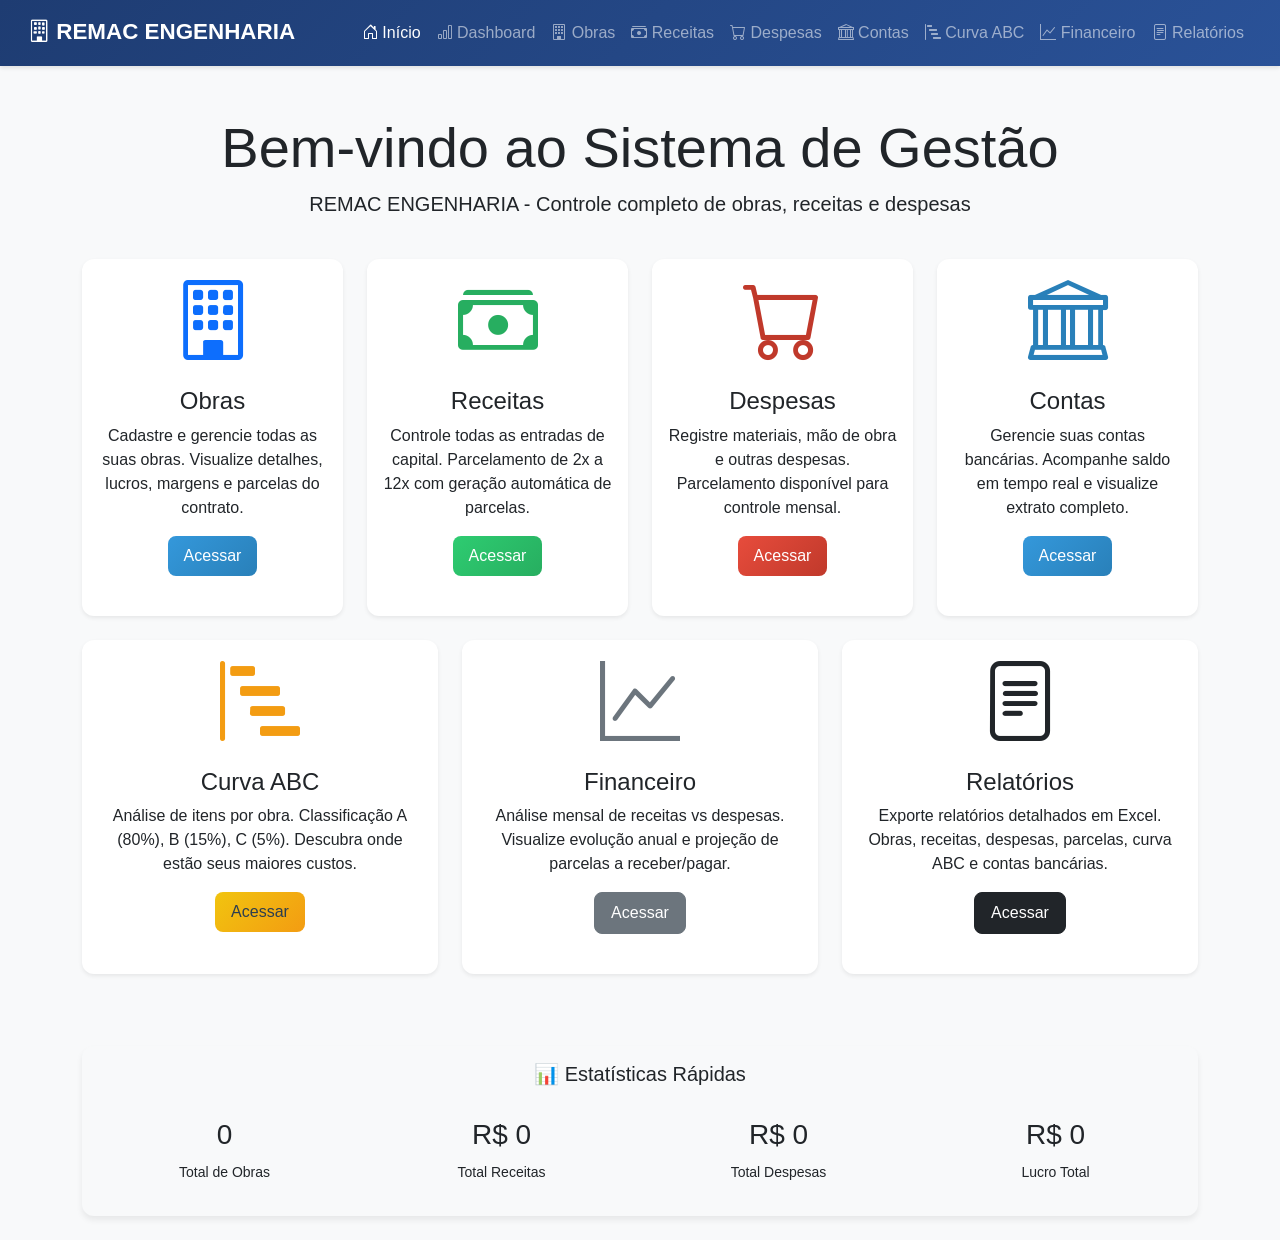
<file: Sistema_Remac_Engenharia/frontend/index.html>
<!DOCTYPE html>
<html lang="pt-BR">
<head>
    <meta charset="UTF-8">
    <meta name="viewport" content="width=device-width, initial-scale=1.0">
    <title>REMAC ENGENHARIA - Sistema de Gestão</title>
    <link href="https://cdn.jsdelivr.net/npm/bootstrap@5.1.3/dist/css/bootstrap.min.css" rel="stylesheet">
    <link rel="stylesheet" href="https://cdn.jsdelivr.net/npm/bootstrap-icons@1.8.1/font/bootstrap-icons.css">
    <link href="css/style.css" rel="stylesheet">
</head>
<body>
    <nav class="navbar navbar-expand-lg navbar-dark">
        <div class="container-fluid">
            <span class="navbar-brand mb-0 h1">
                <i class="bi bi-building"></i> REMAC ENGENHARIA
            </span>
            <button class="navbar-toggler" type="button" data-bs-toggle="collapse" data-bs-target="#navbarNav">
                <span class="navbar-toggler-icon"></span>
            </button>
            <div class="collapse navbar-collapse" id="navbarNav">
                <ul class="navbar-nav ms-auto">
                    <li class="nav-item">
                        <a class="nav-link active" href="index.html"><i class="bi bi-house-door"></i> Início</a>
                    </li>
                    <li class="nav-item">
                        <a class="nav-link" href="dashboard.html"><i class="bi bi-bar-chart"></i> Dashboard</a>
                    </li>
                    <li class="nav-item">
                        <a class="nav-link" href="obras.html"><i class="bi bi-building"></i> Obras</a>
                    </li>
                    <li class="nav-item">
                        <a class="nav-link" href="receitas.html"><i class="bi bi-cash-stack"></i> Receitas</a>
                    </li>
                    <li class="nav-item">
                        <a class="nav-link" href="despesas.html"><i class="bi bi-cart"></i> Despesas</a>
                    </li>
                    <li class="nav-item">
                        <a class="nav-link" href="contas.html"><i class="bi bi-bank"></i> Contas</a>
                    </li>
                    <li class="nav-item">
                        <a class="nav-link" href="abc.html"><i class="bi bi-bar-chart-steps"></i> Curva ABC</a>
                    </li>
                    <li class="nav-item">
                        <a class="nav-link" href="financeiro.html"><i class="bi bi-graph-up"></i> Financeiro</a>
                    </li>
                    <li class="nav-item">
                        <a class="nav-link" href="relatorios.html"><i class="bi bi-file-text"></i> Relatórios</a>
                    </li>
                </ul>
            </div>
        </div>
    </nav>

    <div class="container mt-5">
        <!-- Cabeçalho -->
        <div class="row mb-4 fade-in">
            <div class="col-12 text-center">
                <h1 class="display-4">Bem-vindo ao Sistema de Gestão</h1>
                <p class="lead">REMAC ENGENHARIA - Controle completo de obras, receitas e despesas</p>
            </div>
        </div>

        <!-- Cards de Acesso Rápido -->
        <div class="row fade-in">
            <div class="col-md-3 mb-4">
                <div class="card h-100 shadow-sm">
                    <div class="card-body text-center">
                        <i class="bi bi-building display-1 text-primary"></i>
                        <h4 class="card-title mt-3">Obras</h4>
                        <p class="card-text">Cadastre e gerencie todas as suas obras. Visualize detalhes, lucros, margens e parcelas do contrato.</p>
                        <a href="obras.html" class="btn btn-primary">Acessar</a>
                    </div>
                </div>
            </div>

            <div class="col-md-3 mb-4">
                <div class="card h-100 shadow-sm">
                    <div class="card-body text-center">
                        <i class="bi bi-cash-stack display-1 text-success"></i>
                        <h4 class="card-title mt-3">Receitas</h4>
                        <p class="card-text">Controle todas as entradas de capital. Parcelamento de 2x a 12x com geração automática de parcelas.</p>
                        <a href="receitas.html" class="btn btn-success">Acessar</a>
                    </div>
                </div>
            </div>

            <div class="col-md-3 mb-4">
                <div class="card h-100 shadow-sm">
                    <div class="card-body text-center">
                        <i class="bi bi-cart display-1 text-danger"></i>
                        <h4 class="card-title mt-3">Despesas</h4>
                        <p class="card-text">Registre materiais, mão de obra e outras despesas. Parcelamento disponível para controle mensal.</p>
                        <a href="despesas.html" class="btn btn-danger">Acessar</a>
                    </div>
                </div>
            </div>

            <div class="col-md-3 mb-4">
                <div class="card h-100 shadow-sm">
                    <div class="card-body text-center">
                        <i class="bi bi-bank display-1 text-info"></i>
                        <h4 class="card-title mt-3">Contas</h4>
                        <p class="card-text">Gerencie suas contas bancárias. Acompanhe saldo em tempo real e visualize extrato completo.</p>
                        <a href="contas.html" class="btn btn-info text-white">Acessar</a>
                    </div>
                </div>
            </div>
        </div>

        <div class="row fade-in">
            <div class="col-md-4 mb-4">
                <div class="card h-100 shadow-sm">
                    <div class="card-body text-center">
                        <i class="bi bi-bar-chart-steps display-1 text-warning"></i>
                        <h4 class="card-title mt-3">Curva ABC</h4>
                        <p class="card-text">Análise de itens por obra. Classificação A (80%), B (15%), C (5%). Descubra onde estão seus maiores custos.</p>
                        <a href="abc.html" class="btn btn-warning">Acessar</a>
                    </div>
                </div>
            </div>

            <div class="col-md-4 mb-4">
                <div class="card h-100 shadow-sm">
                    <div class="card-body text-center">
                        <i class="bi bi-graph-up display-1 text-secondary"></i>
                        <h4 class="card-title mt-3">Financeiro</h4>
                        <p class="card-text">Análise mensal de receitas vs despesas. Visualize evolução anual e projeção de parcelas a receber/pagar.</p>
                        <a href="financeiro.html" class="btn btn-secondary">Acessar</a>
                    </div>
                </div>
            </div>

            <div class="col-md-4 mb-4">
                <div class="card h-100 shadow-sm">
                    <div class="card-body text-center">
                        <i class="bi bi-file-text display-1 text-dark"></i>
                        <h4 class="card-title mt-3">Relatórios</h4>
                        <p class="card-text">Exporte relatórios detalhados em Excel. Obras, receitas, despesas, parcelas, curva ABC e contas bancárias.</p>
                        <a href="relatorios.html" class="btn btn-dark">Acessar</a>
                    </div>
                </div>
            </div>
        </div>

        <!-- Rodapé com estatísticas rápidas -->
        <div class="row mt-5 fade-in">
            <div class="col-12">
                <div class="card bg-light">
                    <div class="card-body">
                        <h5 class="card-title text-center">📊 Estatísticas Rápidas</h5>
                        <div class="row text-center mt-3">
                            <div class="col-md-3">
                                <div class="p-3">
                                    <h3 id="totalObras">0</h3>
                                    <small>Total de Obras</small>
                                </div>
                            </div>
                            <div class="col-md-3">
                                <div class="p-3">
                                    <h3 id="totalReceitas">R$ 0</h3>
                                    <small>Total Receitas</small>
                                </div>
                            </div>
                            <div class="col-md-3">
                                <div class="p-3">
                                    <h3 id="totalDespesas">R$ 0</h3>
                                    <small>Total Despesas</small>
                                </div>
                            </div>
                            <div class="col-md-3">
                                <div class="p-3">
                                    <h3 id="lucroTotal">R$ 0</h3>
                                    <small>Lucro Total</small>
                                </div>
                            </div>
                        </div>
                    </div>
                </div>
            </div>
        </div>
    </div>

    <script src="https://cdn.jsdelivr.net/npm/bootstrap@5.1.3/dist/js/bootstrap.bundle.min.js"></script>
    <script src="js/api.js"></script>
    <script src="js/parcelas.js"></script>
    <script>
        document.addEventListener('DOMContentLoaded', async function() {
            try {
                const obras = await api.get('/obras');
                document.getElementById('totalObras').textContent = obras.length;
                
                let totalReceitas = 0, totalDespesas = 0;
                obras.forEach(obra => {
                    totalReceitas += obra.total_receitas || 0;
                    totalDespesas += obra.total_despesas || 0;
                });
                
                const lucroTotal = totalReceitas - totalDespesas;
                
                document.getElementById('totalReceitas').textContent = 'R$ ' + formatarMoeda(totalReceitas);
                document.getElementById('totalDespesas').textContent = 'R$ ' + formatarMoeda(totalDespesas);
                document.getElementById('lucroTotal').textContent = 'R$ ' + formatarMoeda(lucroTotal);
            } catch (error) {
                console.error('Erro ao carregar estatísticas:', error);
            }
        });
    </script>
</body>
</html>
</file>
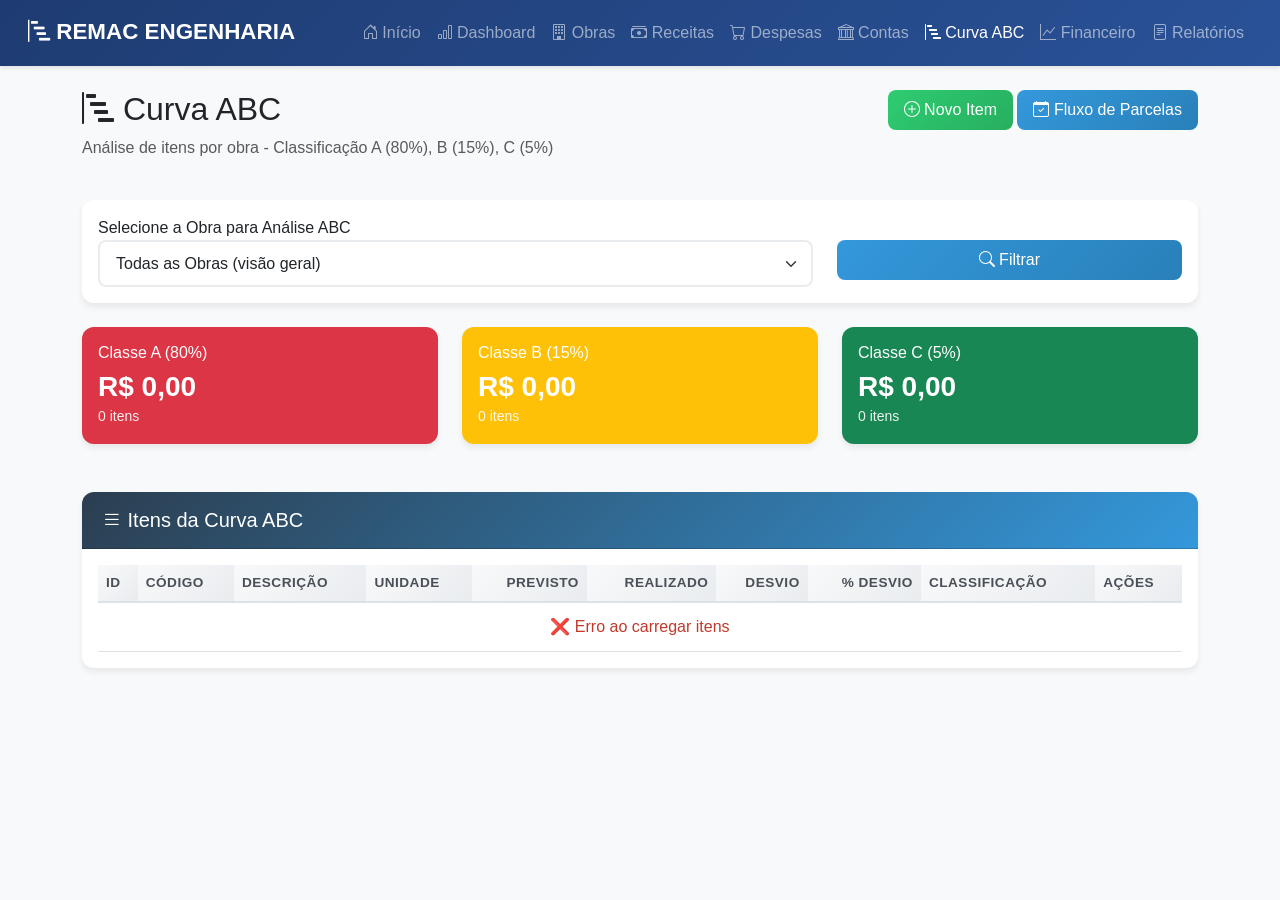
<file: Sistema_Remac_Engenharia/frontend/abc.html>
<!DOCTYPE html>
<html lang="pt-BR">
<head>
    <meta charset="UTF-8">
    <meta name="viewport" content="width=device-width, initial-scale=1.0">
    <title>Curva ABC - Análise de Itens</title>
    <link href="https://cdn.jsdelivr.net/npm/bootstrap@5.1.3/dist/css/bootstrap.min.css" rel="stylesheet">
    <link rel="stylesheet" href="https://cdn.jsdelivr.net/npm/bootstrap-icons@1.8.1/font/bootstrap-icons.css">
    <link href="css/style.css" rel="stylesheet">
</head>
<body>
    <nav class="navbar navbar-expand-lg navbar-dark">
        <div class="container-fluid">
            <span class="navbar-brand mb-0 h1">
                <i class="bi bi-bar-chart-steps"></i> REMAC ENGENHARIA
            </span>
            <button class="navbar-toggler" type="button" data-bs-toggle="collapse" data-bs-target="#navbarNav">
                <span class="navbar-toggler-icon"></span>
            </button>
            <div class="collapse navbar-collapse" id="navbarNav">
                <ul class="navbar-nav ms-auto">
                    <li class="nav-item">
                        <a class="nav-link" href="index.html"><i class="bi bi-house-door"></i> Início</a>
                    </li>
                    <li class="nav-item">
                        <a class="nav-link" href="dashboard.html"><i class="bi bi-bar-chart"></i> Dashboard</a>
                    </li>
                    <li class="nav-item">
                        <a class="nav-link" href="obras.html"><i class="bi bi-building"></i> Obras</a>
                    </li>
                    <li class="nav-item">
                        <a class="nav-link" href="receitas.html"><i class="bi bi-cash-stack"></i> Receitas</a>
                    </li>
                    <li class="nav-item">
                        <a class="nav-link" href="despesas.html"><i class="bi bi-cart"></i> Despesas</a>
                    </li>
                    <li class="nav-item">
                        <a class="nav-link" href="contas.html"><i class="bi bi-bank"></i> Contas</a>
                    </li>
                    <li class="nav-item">
                        <a class="nav-link active" href="abc.html"><i class="bi bi-bar-chart-steps"></i> Curva ABC</a>
                    </li>
                    <li class="nav-item">
                        <a class="nav-link" href="financeiro.html"><i class="bi bi-graph-up"></i> Financeiro</a>
                    </li>
                    <li class="nav-item">
                        <a class="nav-link" href="relatorios.html"><i class="bi bi-file-text"></i> Relatórios</a>
                    </li>
                </ul>
            </div>
        </div>
    </nav>

    <div class="container mt-4">
        <!-- Cabeçalho -->
        <div class="row mb-4">
            <div class="col">
                <h2><i class="bi bi-bar-chart-steps"></i> Curva ABC</h2>
                <p class="text-muted">Análise de itens por obra - Classificação A (80%), B (15%), C (5%)</p>
            </div>
            <div class="col text-end">
                <button class="btn btn-success" onclick="abrirModalNovoItem()">
                    <i class="bi bi-plus-circle"></i> Novo Item
                </button>
                <button class="btn btn-info" onclick="verFluxoParcelas()">
                    <i class="bi bi-calendar-check"></i> Fluxo de Parcelas
                </button>
            </div>
        </div>

        <!-- Filtro por Obra -->
        <div class="card mb-4">
            <div class="card-body">
                <div class="row">
                    <div class="col-md-8">
                        <label>Selecione a Obra para Análise ABC</label>
                        <select class="form-select" id="filtroObra" onchange="carregarItensABC()">
                            <option value="">Todas as Obras (visão geral)</option>
                        </select>
                    </div>
                    <div class="col-md-4">
                        <label>&nbsp;</label>
                        <button class="btn btn-primary w-100" onclick="carregarItensABC()">
                            <i class="bi bi-search"></i> Filtrar
                        </button>
                    </div>
                </div>
            </div>
        </div>

        <!-- Cards de Resumo da Curva ABC -->
        <div class="row mb-4">
            <div class="col-md-4">
                <div class="card bg-danger text-white">
                    <div class="card-body">
                        <h6>Classe A (80%)</h6>
                        <h3 id="totalClasseA">R$ 0,00</h3>
                        <small id="qtdClasseA">0 itens</small>
                    </div>
                </div>
            </div>
            <div class="col-md-4">
                <div class="card bg-warning text-white">
                    <div class="card-body">
                        <h6>Classe B (15%)</h6>
                        <h3 id="totalClasseB">R$ 0,00</h3>
                        <small id="qtdClasseB">0 itens</small>
                    </div>
                </div>
            </div>
            <div class="col-md-4">
                <div class="card bg-success text-white">
                    <div class="card-body">
                        <h6>Classe C (5%)</h6>
                        <h3 id="totalClasseC">R$ 0,00</h3>
                        <small id="qtdClasseC">0 itens</small>
                    </div>
                </div>
            </div>
        </div>

        <!-- Lista de Itens ABC -->
        <div class="card">
            <div class="card-header bg-dark text-white">
                <h5 class="mb-0"><i class="bi bi-list"></i> Itens da Curva ABC</h5>
            </div>
            <div class="card-body">
                <div class="table-responsive">
                    <table class="table table-hover">
                        <thead>
                            <tr>
                                <th>ID</th>
                                <th>Código</th>
                                <th>Descrição</th>
                                <th>Unidade</th>
                                <th class="text-end">Previsto</th>
                                <th class="text-end">Realizado</th>
                                <th class="text-end">Desvio</th>
                                <th class="text-end">% Desvio</th>
                                <th>Classificação</th>
                                <th>Ações</th>
                            </tr>
                        </thead>
                        <tbody id="listaItensABC">
                            <tr><td colspan="10" class="text-center">Carregando...</td></tr>
                        </tbody>
                    </table>
                </div>
            </div>
        </div>
    </div>

    <!-- Modal Novo Item ABC -->
    <div class="modal fade" id="modalNovoItemABC" tabindex="-1">
        <div class="modal-dialog">
            <div class="modal-content">
                <div class="modal-header bg-success text-white">
                    <h5 class="modal-title"><i class="bi bi-plus-circle"></i> Novo Item ABC</h5>
                    <button type="button" class="btn-close" data-bs-dismiss="modal"></button>
                </div>
                <div class="modal-body">
                    <form id="formNovoItemABC">
                        <div class="mb-3">
                            <label class="form-label">Obra *</label>
                            <select class="form-select" id="item_obra_id" required>
                                <option value="">Selecione...</option>
                            </select>
                        </div>
                        
                        <div class="mb-3">
                            <label class="form-label">Código do Item *</label>
                            <input type="text" class="form-control" id="item_codigo" placeholder="Ex: 2.1.5" required>
                        </div>
                        
                        <div class="mb-3">
                            <label class="form-label">Descrição *</label>
                            <input type="text" class="form-control" id="item_descricao" required>
                        </div>
                        
                        <div class="mb-3">
                            <label class="form-label">Unidade</label>
                            <select class="form-select" id="item_unidade">
                                <option value="UN">UN</option>
                                <option value="KG">KG</option>
                                <option value="M">M</option>
                                <option value="M2">M²</option>
                                <option value="M3">M³</option>
                                <option value="SC">SC</option>
                                <option value="PC">PC</option>
                                <option value="HR">Hora</option>
                                <option value="DI">Dia</option>
                                <option value="MES">Mês</option>
                            </select>
                        </div>
                        
                        <div class="row">
                            <div class="col-md-6 mb-3">
                                <label class="form-label">Quantidade Prevista</label>
                                <input type="number" class="form-control" id="item_quantidade" step="0.01" value="1">
                            </div>
                            <div class="col-md-6 mb-3">
                                <label class="form-label">Valor Unitário (R$)</label>
                                <input type="number" class="form-control" id="item_valor_unitario" step="0.01" value="0">
                            </div>
                        </div>
                        
                        <div class="alert alert-info">
                            <strong>Total Previsto:</strong> R$ <span id="previewTotal">0,00</span>
                        </div>
                    </form>
                </div>
                <div class="modal-footer">
                    <button type="button" class="btn btn-secondary" data-bs-dismiss="modal">Cancelar</button>
                    <button type="button" class="btn btn-success" onclick="salvarNovoItemABC()">
                        <i class="bi bi-check-lg"></i> Salvar
                    </button>
                </div>
            </div>
        </div>
    </div>

    <!-- Modal Editar Item ABC -->
    <div class="modal fade" id="modalEditarItemABC" tabindex="-1">
        <div class="modal-dialog">
            <div class="modal-content">
                <div class="modal-header bg-primary text-white">
                    <h5 class="modal-title"><i class="bi bi-pencil"></i> Editar Item ABC</h5>
                    <button type="button" class="btn-close" data-bs-dismiss="modal"></button>
                </div>
                <div class="modal-body">
                    <form id="formEditarItemABC">
                        <input type="hidden" id="edit_item_id">
                        
                        <div class="mb-3">
                            <label class="form-label">Obra *</label>
                            <select class="form-select" id="edit_item_obra_id" required>
                                <option value="">Selecione...</option>
                            </select>
                        </div>
                        
                        <div class="mb-3">
                            <label class="form-label">Código do Item *</label>
                            <input type="text" class="form-control" id="edit_item_codigo" required>
                        </div>
                        
                        <div class="mb-3">
                            <label class="form-label">Descrição *</label>
                            <input type="text" class="form-control" id="edit_item_descricao" required>
                        </div>
                        
                        <div class="mb-3">
                            <label class="form-label">Unidade</label>
                            <select class="form-select" id="edit_item_unidade">
                                <option value="UN">UN</option>
                                <option value="KG">KG</option>
                                <option value="M">M</option>
                                <option value="M2">M²</option>
                                <option value="M3">M³</option>
                                <option value="SC">SC</option>
                                <option value="PC">PC</option>
                                <option value="HR">Hora</option>
                                <option value="DI">Dia</option>
                                <option value="MES">Mês</option>
                            </select>
                        </div>
                        
                        <div class="row">
                            <div class="col-md-6 mb-3">
                                <label class="form-label">Quantidade Prevista</label>
                                <input type="number" class="form-control" id="edit_item_quantidade" step="0.01">
                            </div>
                            <div class="col-md-6 mb-3">
                                <label class="form-label">Valor Unitário (R$)</label>
                                <input type="number" class="form-control" id="edit_item_valor_unitario" step="0.01">
                            </div>
                        </div>
                    </form>
                </div>
                <div class="modal-footer">
                    <button type="button" class="btn btn-secondary" data-bs-dismiss="modal">Cancelar</button>
                    <button type="button" class="btn btn-primary" onclick="atualizarItemABC()">
                        <i class="bi bi-check-lg"></i> Atualizar
                    </button>
                </div>
            </div>
        </div>
    </div>

    <!-- Modal Fluxo de Parcelas -->
    <div class="modal fade" id="modalFluxoParcelas" tabindex="-1">
        <div class="modal-dialog modal-xl">
            <div class="modal-content">
                <div class="modal-header bg-dark text-white">
                    <h5 class="modal-title"><i class="bi bi-calendar-check"></i> Fluxo de Parcelas</h5>
                    <button type="button" class="btn-close" data-bs-dismiss="modal"></button>
                </div>
                <div class="modal-body" id="conteudoFluxoParcelas">
                    Carregando...
                </div>
            </div>
        </div>
    </div>

    <script src="https://cdn.jsdelivr.net/npm/bootstrap@5.1.3/dist/js/bootstrap.bundle.min.js"></script>
    <script src="js/api.js"></script>
    <script src="js/parcelas.js"></script>
    <script src="js/abc.js"></script>
</body>
</html>
</file>
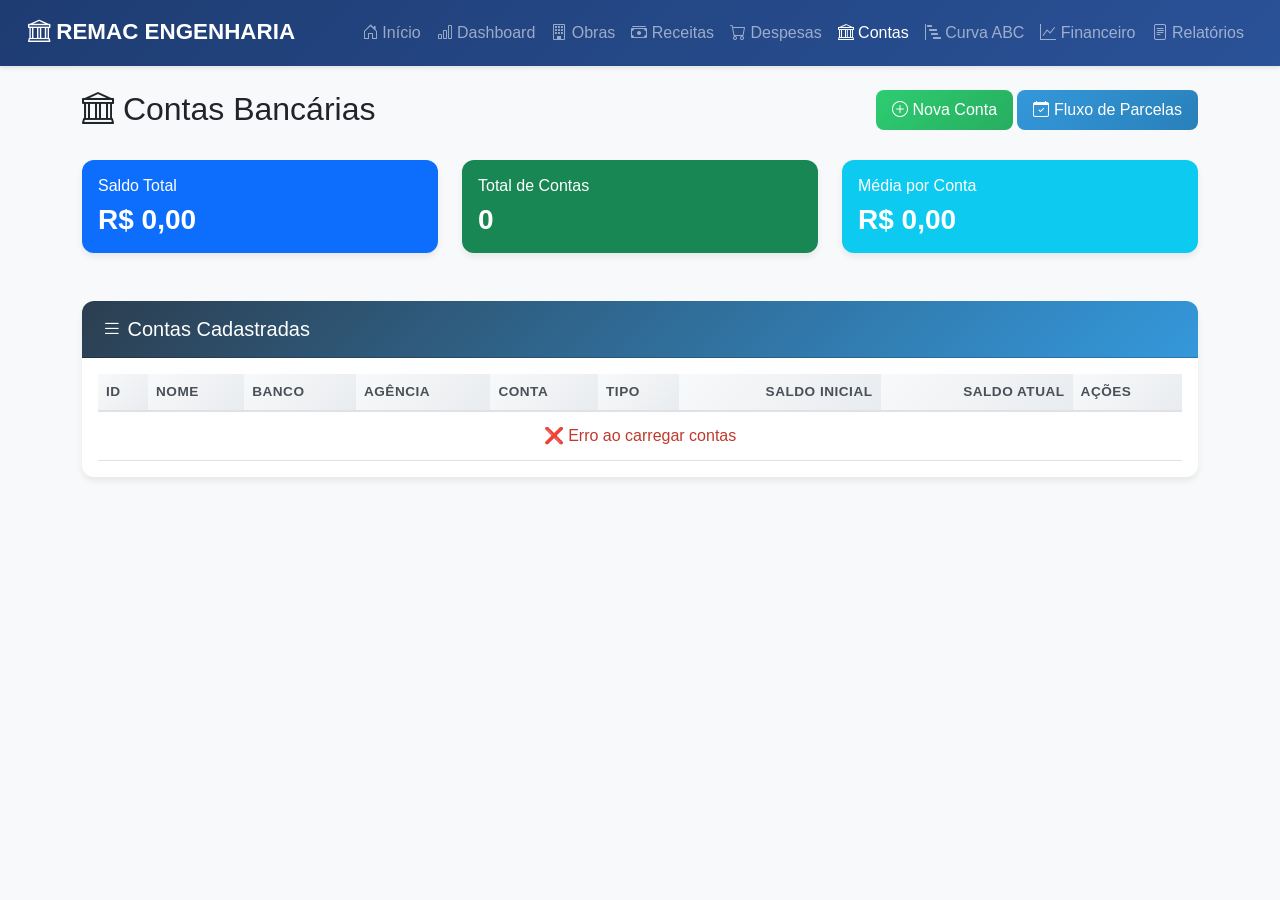
<file: Sistema_Remac_Engenharia/frontend/contas.html>
<!DOCTYPE html>
<html lang="pt-BR">
<head>
    <meta charset="UTF-8">
    <meta name="viewport" content="width=device-width, initial-scale=1.0">
    <title>Gestão de Contas Bancárias</title>
    <link href="https://cdn.jsdelivr.net/npm/bootstrap@5.1.3/dist/css/bootstrap.min.css" rel="stylesheet">
    <link rel="stylesheet" href="https://cdn.jsdelivr.net/npm/bootstrap-icons@1.8.1/font/bootstrap-icons.css">
    <link href="css/style.css" rel="stylesheet">
</head>
<body>
    <nav class="navbar navbar-expand-lg navbar-dark">
        <div class="container-fluid">
            <span class="navbar-brand mb-0 h1">
                <i class="bi bi-bank"></i> REMAC ENGENHARIA
            </span>
            <button class="navbar-toggler" type="button" data-bs-toggle="collapse" data-bs-target="#navbarNav">
                <span class="navbar-toggler-icon"></span>
            </button>
            <div class="collapse navbar-collapse" id="navbarNav">
                <ul class="navbar-nav ms-auto">
                    <li class="nav-item">
                        <a class="nav-link" href="index.html"><i class="bi bi-house-door"></i> Início</a>
                    </li>
                    <li class="nav-item">
                        <a class="nav-link" href="dashboard.html"><i class="bi bi-bar-chart"></i> Dashboard</a>
                    </li>
                    <li class="nav-item">
                        <a class="nav-link" href="obras.html"><i class="bi bi-building"></i> Obras</a>
                    </li>
                    <li class="nav-item">
                        <a class="nav-link" href="receitas.html"><i class="bi bi-cash-stack"></i> Receitas</a>
                    </li>
                    <li class="nav-item">
                        <a class="nav-link" href="despesas.html"><i class="bi bi-cart"></i> Despesas</a>
                    </li>
                    <li class="nav-item">
                        <a class="nav-link active" href="contas.html"><i class="bi bi-bank"></i> Contas</a>
                    </li>
                    <li class="nav-item">
                        <a class="nav-link" href="abc.html"><i class="bi bi-bar-chart-steps"></i> Curva ABC</a>
                    </li>
                    <li class="nav-item">
                        <a class="nav-link" href="financeiro.html"><i class="bi bi-graph-up"></i> Financeiro</a>
                    </li>
                    <li class="nav-item">
                        <a class="nav-link" href="relatorios.html"><i class="bi bi-file-text"></i> Relatórios</a>
                    </li>
                </ul>
            </div>
        </div>
    </nav>

    <div class="container mt-4">
        <!-- Cabeçalho -->
        <div class="row mb-4">
            <div class="col">
                <h2><i class="bi bi-bank"></i> Contas Bancárias</h2>
            </div>
            <div class="col text-end">
                <button class="btn btn-success" onclick="abrirModalNovaConta()">
                    <i class="bi bi-plus-circle"></i> Nova Conta
                </button>
                <button class="btn btn-info" onclick="verFluxoParcelas()">
                    <i class="bi bi-calendar-check"></i> Fluxo de Parcelas
                </button>
            </div>
        </div>

        <!-- Cards de Resumo -->
        <div class="row mb-4">
            <div class="col-md-4">
                <div class="card bg-primary text-white">
                    <div class="card-body">
                        <h6>Saldo Total</h6>
                        <h3 id="saldoTotal">R$ 0,00</h3>
                    </div>
                </div>
            </div>
            <div class="col-md-4">
                <div class="card bg-success text-white">
                    <div class="card-body">
                        <h6>Total de Contas</h6>
                        <h3 id="totalContas">0</h3>
                    </div>
                </div>
            </div>
            <div class="col-md-4">
                <div class="card bg-info text-white">
                    <div class="card-body">
                        <h6>Média por Conta</h6>
                        <h3 id="mediaContas">R$ 0,00</h3>
                    </div>
                </div>
            </div>
        </div>

        <!-- Lista de Contas -->
        <div class="card">
            <div class="card-header bg-dark text-white">
                <h5 class="mb-0"><i class="bi bi-list"></i> Contas Cadastradas</h5>
            </div>
            <div class="card-body">
                <div class="table-responsive">
                    <table class="table table-hover">
                        <thead>
                            <tr>
                                <th>ID</th>
                                <th>Nome</th>
                                <th>Banco</th>
                                <th>Agência</th>
                                <th>Conta</th>
                                <th>Tipo</th>
                                <th class="text-end">Saldo Inicial</th>
                                <th class="text-end">Saldo Atual</th>
                                <th>Ações</th>
                            </tr>
                        </thead>
                        <tbody id="listaContas">
                            <tr><td colspan="9" class="text-center">Carregando...</td></tr>
                        </tbody>
                    </table>
                </div>
            </div>
        </div>
    </div>

    <!-- Modal Nova Conta -->
    <div class="modal fade" id="modalNovaConta" tabindex="-1">
        <div class="modal-dialog">
            <div class="modal-content">
                <div class="modal-header bg-success text-white">
                    <h5 class="modal-title"><i class="bi bi-plus-circle"></i> Nova Conta</h5>
                    <button type="button" class="btn-close" data-bs-dismiss="modal"></button>
                </div>
                <div class="modal-body">
                    <form id="formNovaConta">
                        <div class="mb-3">
                            <label class="form-label">Nome da Conta *</label>
                            <input type="text" class="form-control" id="nome" required>
                        </div>
                        
                        <div class="mb-3">
                            <label class="form-label">Banco</label>
                            <input type="text" class="form-control" id="banco">
                        </div>
                        
                        <div class="row">
                            <div class="col-md-6 mb-3">
                                <label class="form-label">Agência</label>
                                <input type="text" class="form-control" id="agencia">
                            </div>
                            <div class="col-md-6 mb-3">
                                <label class="form-label">Número da Conta</label>
                                <input type="text" class="form-control" id="numero_conta">
                            </div>
                        </div>
                        
                        <div class="mb-3">
                            <label class="form-label">Tipo</label>
                            <select class="form-select" id="tipo">
                                <option value="CORRENTE">Conta Corrente</option>
                                <option value="POUPANCA">Poupança</option>
                                <option value="INVESTIMENTO">Investimento</option>
                                <option value="DIGITAL">Conta Digital</option>
                                <option value="CAIXA">Caixa Físico</option>
                            </select>
                        </div>
                        
                        <div class="mb-3">
                            <label class="form-label">Saldo Inicial (R$)</label>
                            <input type="number" class="form-control" id="saldo_inicial" step="0.01" value="0">
                        </div>
                        
                        <div class="mb-3">
                            <label class="form-label">Observação</label>
                            <textarea class="form-control" id="observacao" rows="2"></textarea>
                        </div>
                    </form>
                </div>
                <div class="modal-footer">
                    <button type="button" class="btn btn-secondary" data-bs-dismiss="modal">Cancelar</button>
                    <button type="button" class="btn btn-success" onclick="salvarNovaConta()">
                        <i class="bi bi-check-lg"></i> Salvar
                    </button>
                </div>
            </div>
        </div>
    </div>

    <!-- Modal Editar Conta -->
    <div class="modal fade" id="modalEditarConta" tabindex="-1">
        <div class="modal-dialog">
            <div class="modal-content">
                <div class="modal-header bg-primary text-white">
                    <h5 class="modal-title"><i class="bi bi-pencil"></i> Editar Conta</h5>
                    <button type="button" class="btn-close" data-bs-dismiss="modal"></button>
                </div>
                <div class="modal-body">
                    <form id="formEditarConta">
                        <input type="hidden" id="edit_id">
                        
                        <div class="mb-3">
                            <label class="form-label">Nome da Conta *</label>
                            <input type="text" class="form-control" id="edit_nome" required>
                        </div>
                        
                        <div class="mb-3">
                            <label class="form-label">Banco</label>
                            <input type="text" class="form-control" id="edit_banco">
                        </div>
                        
                        <div class="row">
                            <div class="col-md-6 mb-3">
                                <label class="form-label">Agência</label>
                                <input type="text" class="form-control" id="edit_agencia">
                            </div>
                            <div class="col-md-6 mb-3">
                                <label class="form-label">Número da Conta</label>
                                <input type="text" class="form-control" id="edit_numero_conta">
                            </div>
                        </div>
                        
                        <div class="mb-3">
                            <label class="form-label">Tipo</label>
                            <select class="form-select" id="edit_tipo">
                                <option value="CORRENTE">Conta Corrente</option>
                                <option value="POUPANCA">Poupança</option>
                                <option value="INVESTIMENTO">Investimento</option>
                                <option value="DIGITAL">Conta Digital</option>
                                <option value="CAIXA">Caixa Físico</option>
                            </select>
                        </div>
                        
                        <div class="mb-3">
                            <label class="form-label">Saldo Inicial (R$)</label>
                            <input type="number" class="form-control" id="edit_saldo_inicial" step="0.01">
                        </div>
                        
                        <div class="mb-3">
                            <label class="form-label">Observação</label>
                            <textarea class="form-control" id="edit_observacao" rows="2"></textarea>
                        </div>
                    </form>
                </div>
                <div class="modal-footer">
                    <button type="button" class="btn btn-secondary" data-bs-dismiss="modal">Cancelar</button>
                    <button type="button" class="btn btn-primary" onclick="atualizarConta()">
                        <i class="bi bi-check-lg"></i> Atualizar
                    </button>
                </div>
            </div>
        </div>
    </div>

    <!-- Modal Extrato -->
    <div class="modal fade" id="modalExtrato" tabindex="-1" style="--bs-modal-width: 90%;">
        <div class="modal-dialog modal-xl">
            <div class="modal-content">
                <div class="modal-header bg-info text-white">
                    <h5 class="modal-title"><i class="bi bi-receipt"></i> Extrato da Conta</h5>
                    <button type="button" class="btn-close" data-bs-dismiss="modal"></button>
                </div>
                <div class="modal-body" id="extratoContent">
                    Carregando...
                </div>
            </div>
        </div>
    </div>

    <!-- Modal Fluxo de Parcelas -->
    <div class="modal fade" id="modalFluxoParcelas" tabindex="-1">
        <div class="modal-dialog modal-xl">
            <div class="modal-content">
                <div class="modal-header bg-dark text-white">
                    <h5 class="modal-title"><i class="bi bi-calendar-check"></i> Fluxo de Parcelas</h5>
                    <button type="button" class="btn-close" data-bs-dismiss="modal"></button>
                </div>
                <div class="modal-body" id="conteudoFluxoParcelas">
                    Carregando...
                </div>
            </div>
        </div>
    </div>

    <script src="https://cdn.jsdelivr.net/npm/bootstrap@5.1.3/dist/js/bootstrap.bundle.min.js"></script>
    <script src="js/api.js"></script>
    <script src="js/parcelas.js"></script>
    <script src="js/contas.js"></script>
</body>
</html>
</file>
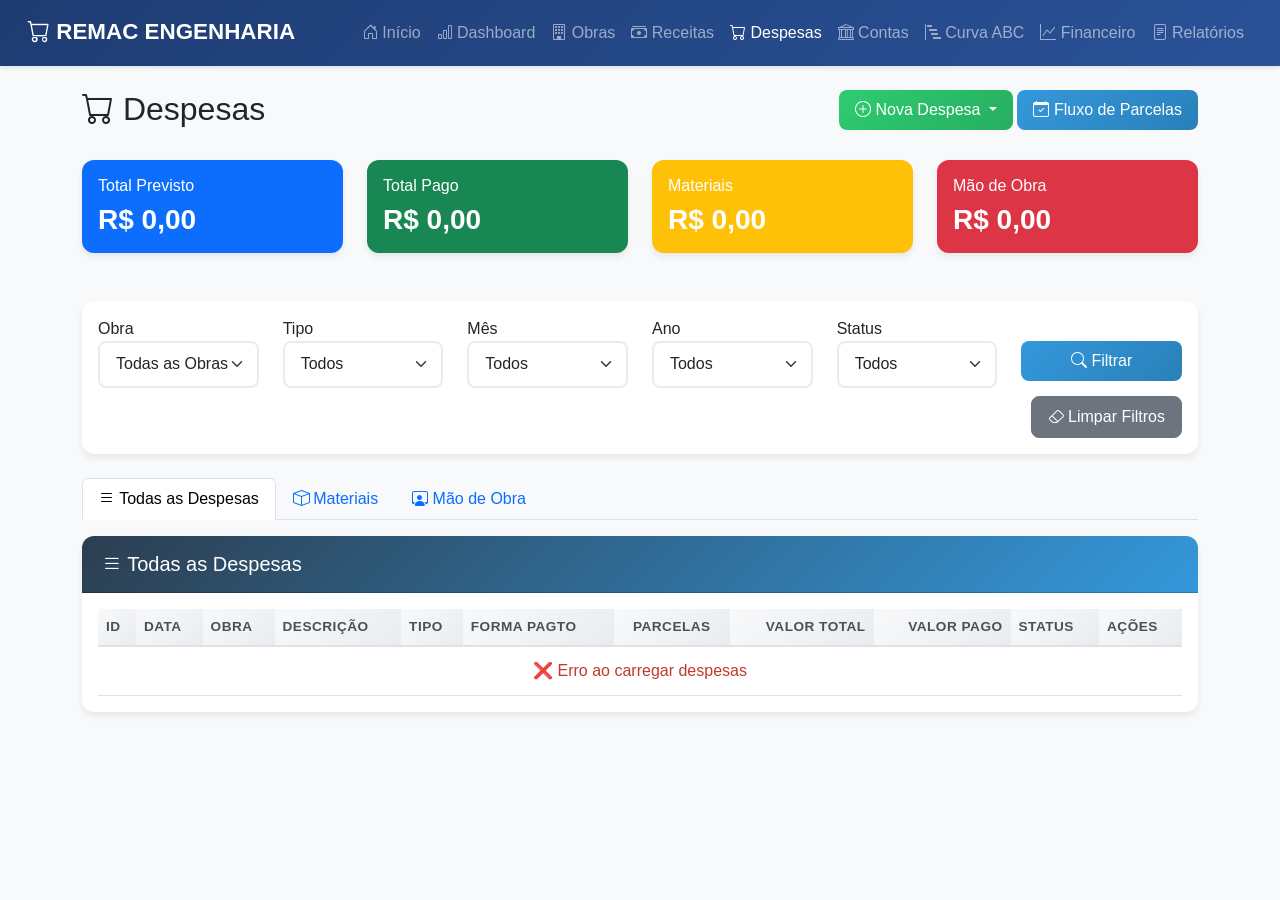
<file: Sistema_Remac_Engenharia/frontend/despesas.html>
<!DOCTYPE html>
<html lang="pt-BR">
<head>
    <meta charset="UTF-8">
    <meta name="viewport" content="width=device-width, initial-scale=1.0">
    <title>Gestão de Despesas</title>
    <link href="https://cdn.jsdelivr.net/npm/bootstrap@5.1.3/dist/css/bootstrap.min.css" rel="stylesheet">
    <link rel="stylesheet" href="https://cdn.jsdelivr.net/npm/bootstrap-icons@1.8.1/font/bootstrap-icons.css">
    <link href="css/style.css" rel="stylesheet">
</head>
<body>
    <nav class="navbar navbar-expand-lg navbar-dark">
        <div class="container-fluid">
            <span class="navbar-brand mb-0 h1">
                <i class="bi bi-cart"></i> REMAC ENGENHARIA
            </span>
            <button class="navbar-toggler" type="button" data-bs-toggle="collapse" data-bs-target="#navbarNav">
                <span class="navbar-toggler-icon"></span>
            </button>
            <div class="collapse navbar-collapse" id="navbarNav">
                <ul class="navbar-nav ms-auto">
                    <li class="nav-item">
                        <a class="nav-link" href="index.html"><i class="bi bi-house-door"></i> Início</a>
                    </li>
                    <li class="nav-item">
                        <a class="nav-link" href="dashboard.html"><i class="bi bi-bar-chart"></i> Dashboard</a>
                    </li>
                    <li class="nav-item">
                        <a class="nav-link" href="obras.html"><i class="bi bi-building"></i> Obras</a>
                    </li>
                    <li class="nav-item">
                        <a class="nav-link" href="receitas.html"><i class="bi bi-cash-stack"></i> Receitas</a>
                    </li>
                    <li class="nav-item">
                        <a class="nav-link active" href="despesas.html"><i class="bi bi-cart"></i> Despesas</a>
                    </li>
                    <li class="nav-item">
                        <a class="nav-link" href="contas.html"><i class="bi bi-bank"></i> Contas</a>
                    </li>
                    <li class="nav-item">
                        <a class="nav-link" href="abc.html"><i class="bi bi-bar-chart-steps"></i> Curva ABC</a>
                    </li>
                    <li class="nav-item">
                        <a class="nav-link" href="financeiro.html"><i class="bi bi-graph-up"></i> Financeiro</a>
                    </li>
                    <li class="nav-item">
                        <a class="nav-link" href="relatorios.html"><i class="bi bi-file-text"></i> Relatórios</a>
                    </li>
                </ul>
            </div>
        </div>
    </nav>

    <div class="container mt-4">
        <!-- Cabeçalho -->
        <div class="row mb-4">
            <div class="col">
                <h2><i class="bi bi-cart"></i> Despesas</h2>
            </div>
            <div class="col text-end">
                <div class="btn-group">
                    <button class="btn btn-success dropdown-toggle" data-bs-toggle="dropdown">
                        <i class="bi bi-plus-circle"></i> Nova Despesa
                    </button>
                    <ul class="dropdown-menu">
                        <li><a class="dropdown-item" href="#" onclick="abrirModalNovaDespesaMaterial()">
                            <i class="bi bi-box text-primary"></i> Material
                        </a></li>
                        <li><a class="dropdown-item" href="#" onclick="abrirModalNovaDespesaMaoObra()">
                            <i class="bi bi-person-workspace text-success"></i> Mão de Obra
                        </a></li>
                        <li><hr class="dropdown-divider"></li>
                        <li><a class="dropdown-item" href="#" onclick="abrirModalNovaDespesaOutros()">
                            <i class="bi bi-three-dots text-warning"></i> Outros
                        </a></li>
                    </ul>
                </div>
                <button class="btn btn-info" onclick="verFluxoParcelas()">
                    <i class="bi bi-calendar-check"></i> Fluxo de Parcelas
                </button>
            </div>
        </div>

        <!-- Cards de Resumo -->
        <div class="row mb-4">
            <div class="col-md-3">
                <div class="card bg-primary text-white">
                    <div class="card-body">
                        <h6>Total Previsto</h6>
                        <h3 id="totalPrevisto">R$ 0,00</h3>
                    </div>
                </div>
            </div>
            <div class="col-md-3">
                <div class="card bg-success text-white">
                    <div class="card-body">
                        <h6>Total Pago</h6>
                        <h3 id="totalPago">R$ 0,00</h3>
                    </div>
                </div>
            </div>
            <div class="col-md-3">
                <div class="card bg-warning text-white">
                    <div class="card-body">
                        <h6>Materiais</h6>
                        <h3 id="totalMateriais">R$ 0,00</h3>
                    </div>
                </div>
            </div>
            <div class="col-md-3">
                <div class="card bg-danger text-white">
                    <div class="card-body">
                        <h6>Mão de Obra</h6>
                        <h3 id="totalMaoObra">R$ 0,00</h3>
                    </div>
                </div>
            </div>
        </div>

        <!-- Filtros -->
        <div class="card mb-4">
            <div class="card-body">
                <div class="row">
                    <div class="col-md-2">
                        <label>Obra</label>
                        <select class="form-select" id="filtroObra" onchange="aplicarFiltros()">
                            <option value="">Todas as Obras</option>
                        </select>
                    </div>
                    <div class="col-md-2">
                        <label>Tipo</label>
                        <select class="form-select" id="filtroTipo" onchange="aplicarFiltros()">
                            <option value="">Todos</option>
                            <option value="MATERIAL">Material</option>
                            <option value="MÃO DE OBRA">Mão de Obra</option>
                            <option value="OUTROS">Outros</option>
                        </select>
                    </div>
                    <div class="col-md-2">
                        <label>Mês</label>
                        <select class="form-select" id="filtroMes" onchange="aplicarFiltros()">
                            <option value="">Todos</option>
                            <option value="1">Janeiro</option>
                            <option value="2">Fevereiro</option>
                            <option value="3">Março</option>
                            <option value="4">Abril</option>
                            <option value="5">Maio</option>
                            <option value="6">Junho</option>
                            <option value="7">Julho</option>
                            <option value="8">Agosto</option>
                            <option value="9">Setembro</option>
                            <option value="10">Outubro</option>
                            <option value="11">Novembro</option>
                            <option value="12">Dezembro</option>
                        </select>
                    </div>
                    <div class="col-md-2">
                        <label>Ano</label>
                        <select class="form-select" id="filtroAno" onchange="aplicarFiltros()">
                            <option value="">Todos</option>
                            <option value="2023">2023</option>
                            <option value="2024">2024</option>
                            <option value="2025">2025</option>
                            <option value="2026">2026</option>
                        </select>
                    </div>
                    <div class="col-md-2">
                        <label>Status</label>
                        <select class="form-select" id="filtroStatus" onchange="aplicarFiltros()">
                            <option value="">Todos</option>
                            <option value="PENDENTE">Pendente</option>
                            <option value="PARCIAL">Parcial</option>
                            <option value="PAGO">Pago</option>
                            <option value="ATRASADO">Atrasado</option>
                        </select>
                    </div>
                    <div class="col-md-2">
                        <label>&nbsp;</label>
                        <button class="btn btn-primary w-100" onclick="aplicarFiltros()">
                            <i class="bi bi-search"></i> Filtrar
                        </button>
                    </div>
                </div>
                <div class="row mt-2">
                    <div class="col text-end">
                        <button class="btn btn-secondary" onclick="limparFiltros()">
                            <i class="bi bi-eraser"></i> Limpar Filtros
                        </button>
                    </div>
                </div>
            </div>
        </div>

        <!-- Tabs -->
        <ul class="nav nav-tabs" id="despesasTabs" role="tablist">
            <li class="nav-item" role="presentation">
                <button class="nav-link active" id="todas-tab" data-bs-toggle="tab" data-bs-target="#todas" type="button">
                    <i class="bi bi-list"></i> Todas as Despesas
                </button>
            </li>
            <li class="nav-item" role="presentation">
                <button class="nav-link" id="materiais-tab" data-bs-toggle="tab" data-bs-target="#materiais-tab-pane" type="button">
                    <i class="bi bi-box"></i> Materiais
                </button>
            </li>
            <li class="nav-item" role="presentation">
                <button class="nav-link" id="maoobra-tab" data-bs-toggle="tab" data-bs-target="#maoobra-tab-pane" type="button">
                    <i class="bi bi-person-workspace"></i> Mão de Obra
                </button>
            </li>
        </ul>

        <div class="tab-content mt-3">
            <!-- Tab Todas as Despesas -->
            <div class="tab-pane fade show active" id="todas" role="tabpanel">
                <div class="card">
                    <div class="card-header bg-dark text-white">
                        <h5 class="mb-0"><i class="bi bi-list"></i> Todas as Despesas</h5>
                    </div>
                    <div class="card-body">
                        <div class="table-responsive">
                            <table class="table table-hover">
                                <thead>
                                    <tr>
                                        <th>ID</th>
                                        <th>Data</th>
                                        <th>Obra</th>
                                        <th>Descrição</th>
                                        <th>Tipo</th>
                                        <th>Forma Pagto</th>
                                        <th class="text-center">Parcelas</th>
                                        <th class="text-end">Valor Total</th>
                                        <th class="text-end">Valor Pago</th>
                                        <th>Status</th>
                                        <th>Ações</th>
                                    </tr>
                                </thead>
                                <tbody id="listaDespesas">
                                    <tr><td colspan="11" class="text-center">Carregando...</td></tr>
                                </tbody>
                            </table>
                        </div>
                    </div>
                </div>
            </div>

            <!-- Tab Materiais -->
            <div class="tab-pane fade" id="materiais-tab-pane" role="tabpanel">
                <div class="card">
                    <div class="card-header bg-primary text-white">
                        <h5 class="mb-0"><i class="bi bi-box"></i> Materiais</h5>
                    </div>
                    <div class="card-body">
                        <div class="table-responsive">
                            <table class="table table-hover">
                                <thead>
                                    <tr>
                                        <th>ID</th>
                                        <th>Data</th>
                                        <th>Obra</th>
                                        <th>Descrição</th>
                                        <th>Fornecedor</th>
                                        <th>Qtd</th>
                                        <th>Unidade</th>
                                        <th>Unitário</th>
                                        <th>Forma Pagto</th>
                                        <th class="text-center">Parcelas</th>
                                        <th>Item ABC</th>
                                        <th class="text-end">Total</th>
                                        <th class="text-end">Pago</th>
                                        <th>Status</th>
                                        <th>Ações</th>
                                    </tr>
                                </thead>
                                <tbody id="listaMateriais">
                                    <tr><td colspan="15" class="text-center">Carregando...</td></tr>
                                </tbody>
                            </table>
                        </div>
                    </div>
                </div>
            </div>

            <!-- Tab Mão de Obra -->
            <div class="tab-pane fade" id="maoobra-tab-pane" role="tabpanel">
                <div class="card">
                    <div class="card-header bg-success text-white">
                        <h5 class="mb-0"><i class="bi bi-person-workspace"></i> Mão de Obra</h5>
                    </div>
                    <div class="card-body">
                        <div class="table-responsive">
                            <table class="table table-hover">
                                <thead>
                                    <tr>
                                        <th>ID</th>
                                        <th>Data</th>
                                        <th>Obra</th>
                                        <th>Descrição</th>
                                        <th>Funcionário</th>
                                        <th>Função</th>
                                        <th>Horas</th>
                                        <th>Valor/h</th>
                                        <th>Forma Pagto</th>
                                        <th class="text-center">Parcelas</th>
                                        <th>Item ABC</th>
                                        <th class="text-end">Total</th>
                                        <th class="text-end">Pago</th>
                                        <th>Status</th>
                                        <th>Ações</th>
                                    </tr>
                                </thead>
                                <tbody id="listaMaoObra">
                                    <tr><td colspan="15" class="text-center">Carregando...</td></tr>
                                </tbody>
                            </table>
                        </div>
                    </div>
                </div>
            </div>
        </div>
    </div>

    <!-- MODAL NOVA DESPESA (MATERIAL) -->
    <div class="modal fade" id="modalNovaDespesaMaterial" tabindex="-1">
        <div class="modal-dialog modal-lg">
            <div class="modal-content">
                <div class="modal-header bg-primary text-white">
                    <h5 class="modal-title"><i class="bi bi-box"></i> Novo Material</h5>
                    <button type="button" class="btn-close" data-bs-dismiss="modal"></button>
                </div>
                <div class="modal-body">
                    <form id="formNovaDespesaMaterial">
                        <div class="row">
                            <div class="col-md-6 mb-3">
                                <label class="form-label">Obra *</label>
                                <select class="form-select" id="mat_obra_id" required>
                                    <option value="">Selecione...</option>
                                </select>
                            </div>
                            <div class="col-md-6 mb-3">
                                <label class="form-label">Data *</label>
                                <input type="date" class="form-control" id="mat_data" required>
                            </div>
                        </div>
                        
                        <div class="mb-3">
                            <label class="form-label">Descrição do Material *</label>
                            <input type="text" class="form-control" id="mat_descricao" required>
                        </div>
                        
                        <div class="row">
                            <div class="col-md-4 mb-3">
                                <label class="form-label">Fornecedor</label>
                                <input type="text" class="form-control" id="mat_fornecedor">
                            </div>
                            <div class="col-md-4 mb-3">
                                <label class="form-label">Quantidade</label>
                                <input type="number" class="form-control" id="mat_quantidade" step="0.01">
                            </div>
                            <div class="col-md-4 mb-3">
                                <label class="form-label">Unidade</label>
                                <select class="form-select" id="mat_unidade">
                                    <option value="UN">UN</option>
                                    <option value="KG">KG</option>
                                    <option value="M">M</option>
                                    <option value="M2">M²</option>
                                    <option value="M3">M³</option>
                                    <option value="SC">SC</option>
                                    <option value="PC">PC</option>
                                </select>
                            </div>
                        </div>
                        
                        <div class="row">
                            <div class="col-md-6 mb-3">
                                <label class="form-label">Valor Unitário (R$)</label>
                                <input type="number" class="form-control" id="mat_valor_unitario" step="0.01">
                            </div>
                            <div class="col-md-6 mb-3">
                                <label class="form-label">Valor Total *</label>
                                <input type="number" class="form-control" id="mat_valor_total" step="0.01" required onchange="calcularValorParcelaMaterial()">
                            </div>
                        </div>
                        
                        <!-- Dados de Pagamento à Vista (opcional) -->
                        <div class="row">
                            <div class="col-md-6 mb-3">
                                <label class="form-label">Valor Pago (à vista)</label>
                                <input type="number" class="form-control" id="mat_valor_pago" step="0.01" value="0">
                            </div>
                            <div class="col-md-6 mb-3">
                                <label class="form-label">Data Pagamento</label>
                                <input type="date" class="form-control" id="mat_data_pagamento">
                            </div>
                        </div>
                        
                        <!-- Dados de Parcelamento - MATERIAL -->
                        <h6 class="bg-light p-2 mb-3 mt-3"><i class="bi bi-credit-card"></i> Dados de Parcelamento</h6>
                        
                        <div class="row">
                            <div class="col-md-4 mb-3">
                                <label class="form-label">Quantidade de Parcelas</label>
                                <select class="form-select" id="mat_quantidade_parcelas" onchange="calcularValorParcelaMaterial()">
                                    <option value="1">À vista</option>
                                    <option value="2">2x</option>
                                    <option value="3">3x</option>
                                    <option value="4">4x</option>
                                    <option value="5">5x</option>
                                    <option value="6">6x</option>
                                    <option value="7">7x</option>
                                    <option value="8">8x</option>
                                    <option value="9">9x</option>
                                    <option value="10">10x</option>
                                    <option value="11">11x</option>
                                    <option value="12">12x</option>
                                </select>
                            </div>
                            <div class="col-md-4 mb-3" id="mat_div_valor_parcela" style="display: none;">
                                <label class="form-label">Valor por Parcela</label>
                                <input type="text" class="form-control" id="mat_valor_parcela" readonly>
                            </div>
                        </div>
                        
                        <div class="row">
                            <div class="col-md-6 mb-3">
                                <label class="form-label">Forma de Pagamento</label>
                                <select class="form-select" id="mat_forma_pagamento_id">
                                    <option value="">Selecione...</option>
                                </select>
                            </div>
                            <div class="col-md-6 mb-3">
                                <label class="form-label">Conta de Pagamento</label>
                                <select class="form-select" id="mat_conta_id">
                                    <option value="">Selecione...</option>
                                </select>
                            </div>
                        </div>
                        
                        <div class="row">
                            <div class="col-md-6 mb-3">
                                <label class="form-label">Data da Primeira Parcela</label>
                                <input type="date" class="form-control" id="mat_data_primeira_parcela">
                                <small class="text-muted">Se parcelado, as próximas vencerão mensalmente</small>
                            </div>
                        </div>
                        
                        <div class="mb-3" id="mat_div_aviso_parcelamento" style="display: none;">
                            <div class="alert alert-info">
                                <i class="bi bi-info-circle"></i> <span id="mat_aviso_parcelamento"></span>
                            </div>
                        </div>
                        
                        <!-- Item ABC -->
                        <div class="mb-3">
                            <label class="form-label">Item ABC (opcional)</label>
                            <select class="form-select" id="mat_item_abc_id">
                                <option value="">Não vincular</option>
                                <!-- OS ITENS SERÃO INSERIDOS VIA JAVASCRIPT -->
                            </select>
                            <small class="text-muted">Vincular a um item da Curva ABC</small>
                        </div>
                        
                        <div class="mb-3">
                            <label class="form-label">Observação</label>
                            <textarea class="form-control" id="mat_observacao" rows="2"></textarea>
                        </div>
                    </form>
                </div>
                <div class="modal-footer">
                    <button type="button" class="btn btn-secondary" data-bs-dismiss="modal">Cancelar</button>
                    <button type="button" class="btn btn-primary" onclick="salvarNovaDespesaMaterial()">
                        <i class="bi bi-check-lg"></i> Salvar Material
                    </button>
                </div>
            </div>
        </div>
    </div>

    <!-- MODAL NOVA DESPESA (MÃO DE OBRA) -->
    <div class="modal fade" id="modalNovaDespesaMaoObra" tabindex="-1">
        <div class="modal-dialog modal-lg">
            <div class="modal-content">
                <div class="modal-header bg-success text-white">
                    <h5 class="modal-title"><i class="bi bi-person-workspace"></i> Nova Mão de Obra</h5>
                    <button type="button" class="btn-close" data-bs-dismiss="modal"></button>
                </div>
                <div class="modal-body">
                    <form id="formNovaDespesaMaoObra">
                        <div class="row">
                            <div class="col-md-6 mb-3">
                                <label class="form-label">Obra *</label>
                                <select class="form-select" id="mo_obra_id" required>
                                    <option value="">Selecione...</option>
                                </select>
                            </div>
                            <div class="col-md-6 mb-3">
                                <label class="form-label">Data *</label>
                                <input type="date" class="form-control" id="mo_data" required>
                            </div>
                        </div>
                        
                        <div class="mb-3">
                            <label class="form-label">Descrição do Serviço *</label>
                            <input type="text" class="form-control" id="mo_descricao" required>
                        </div>
                        
                        <div class="row">
                            <div class="col-md-6 mb-3">
                                <label class="form-label">Funcionário</label>
                                <input type="text" class="form-control" id="mo_funcionario">
                            </div>
                            <div class="col-md-6 mb-3">
                                <label class="form-label">Função</label>
                                <select class="form-select" id="mo_funcao">
                                    <option value="">Selecione...</option>
                                    <option value="PEDREIRO">Pedreiro</option>
                                    <option value="SERVENTE">Servente</option>
                                    <option value="CARPINTEIRO">Carpinteiro</option>
                                    <option value="ELETRICISTA">Eletricista</option>
                                    <option value="ENCANADOR">Encanador</option>
                                    <option value="PINTOR">Pintor</option>
                                </select>
                            </div>
                        </div>
                        
                        <div class="row">
                            <div class="col-md-6 mb-3">
                                <label class="form-label">Horas Trabalhadas</label>
                                <input type="number" class="form-control" id="mo_horas" step="0.5">
                            </div>
                            <div class="col-md-6 mb-3">
                                <label class="form-label">Valor Hora (R$)</label>
                                <input type="number" class="form-control" id="mo_valor_hora" step="0.01">
                            </div>
                        </div>
                        
                        <div class="row">
                            <div class="col-md-6 mb-3">
                                <label class="form-label">Valor Total *</label>
                                <input type="number" class="form-control" id="mo_valor_total" step="0.01" required onchange="calcularValorParcelaMaoObra()">
                            </div>
                        </div>
                        
                        <!-- Dados de Pagamento à Vista (opcional) -->
                        <div class="row">
                            <div class="col-md-6 mb-3">
                                <label class="form-label">Valor Pago (à vista)</label>
                                <input type="number" class="form-control" id="mo_valor_pago" step="0.01" value="0">
                            </div>
                            <div class="col-md-6 mb-3">
                                <label class="form-label">Data Pagamento</label>
                                <input type="date" class="form-control" id="mo_data_pagamento">
                            </div>
                        </div>
                        
                        <!-- Dados de Parcelamento - MÃO DE OBRA -->
                        <h6 class="bg-light p-2 mb-3 mt-3"><i class="bi bi-credit-card"></i> Dados de Parcelamento</h6>
                        
                        <div class="row">
                            <div class="col-md-4 mb-3">
                                <label class="form-label">Quantidade de Parcelas</label>
                                <select class="form-select" id="mo_quantidade_parcelas" onchange="calcularValorParcelaMaoObra()">
                                    <option value="1">À vista</option>
                                    <option value="2">2x</option>
                                    <option value="3">3x</option>
                                    <option value="4">4x</option>
                                    <option value="5">5x</option>
                                    <option value="6">6x</option>
                                    <option value="7">7x</option>
                                    <option value="8">8x</option>
                                    <option value="9">9x</option>
                                    <option value="10">10x</option>
                                    <option value="11">11x</option>
                                    <option value="12">12x</option>
                                </select>
                            </div>
                            <div class="col-md-4 mb-3" id="mo_div_valor_parcela" style="display: none;">
                                <label class="form-label">Valor por Parcela</label>
                                <input type="text" class="form-control" id="mo_valor_parcela" readonly>
                            </div>
                        </div>
                        
                        <div class="row">
                            <div class="col-md-6 mb-3">
                                <label class="form-label">Forma de Pagamento</label>
                                <select class="form-select" id="mo_forma_pagamento_id">
                                    <option value="">Selecione...</option>
                                </select>
                            </div>
                            <div class="col-md-6 mb-3">
                                <label class="form-label">Conta de Pagamento</label>
                                <select class="form-select" id="mo_conta_id">
                                    <option value="">Selecione...</option>
                                </select>
                            </div>
                        </div>
                        
                        <div class="row">
                            <div class="col-md-6 mb-3">
                                <label class="form-label">Data da Primeira Parcela</label>
                                <input type="date" class="form-control" id="mo_data_primeira_parcela">
                                <small class="text-muted">Se parcelado, as próximas vencerão mensalmente</small>
                            </div>
                        </div>
                        
                        <div class="mb-3" id="mo_div_aviso_parcelamento" style="display: none;">
                            <div class="alert alert-info">
                                <i class="bi bi-info-circle"></i> <span id="mo_aviso_parcelamento"></span>
                            </div>
                        </div>
                        
                        <!-- Item ABC -->
                        <div class="mb-3">
                            <label class="form-label">Item ABC (opcional)</label>
                            <select class="form-select" id="mo_item_abc_id">
                                <option value="">Não vincular</option>
                                <!-- OS ITENS SERÃO INSERIDOS VIA JAVASCRIPT -->
                            </select>
                            <small class="text-muted">Vincular a um item da Curva ABC</small>
                        </div>
                        
                        <div class="mb-3">
                            <label class="form-label">Observação</label>
                            <textarea class="form-control" id="mo_observacao" rows="2"></textarea>
                        </div>
                    </form>
                </div>
                <div class="modal-footer">
                    <button type="button" class="btn btn-secondary" data-bs-dismiss="modal">Cancelar</button>
                    <button type="button" class="btn btn-success" onclick="salvarNovaDespesaMaoObra()">
                        <i class="bi bi-check-lg"></i> Salvar Mão de Obra
                    </button>
                </div>
            </div>
        </div>
    </div>

    <!-- MODAL NOVA DESPESA (OUTROS) -->
    <div class="modal fade" id="modalNovaDespesaOutros" tabindex="-1">
        <div class="modal-dialog modal-lg">
            <div class="modal-content">
                <div class="modal-header bg-warning text-white">
                    <h5 class="modal-title"><i class="bi bi-three-dots"></i> Nova Despesa (Outros)</h5>
                    <button type="button" class="btn-close" data-bs-dismiss="modal"></button>
                </div>
                <div class="modal-body">
                    <form id="formNovaDespesaOutros">
                        <div class="row">
                            <div class="col-md-6 mb-3">
                                <label class="form-label">Obra *</label>
                                <select class="form-select" id="out_obra_id" required>
                                    <option value="">Selecione...</option>
                                </select>
                            </div>
                            <div class="col-md-6 mb-3">
                                <label class="form-label">Data *</label>
                                <input type="date" class="form-control" id="out_data" required>
                            </div>
                        </div>
                        
                        <div class="mb-3">
                            <label class="form-label">Descrição *</label>
                            <input type="text" class="form-control" id="out_descricao" required>
                        </div>
                        
                        <div class="row">
                            <div class="col-md-6 mb-3">
                                <label class="form-label">Fornecedor</label>
                                <input type="text" class="form-control" id="out_fornecedor">
                            </div>
                            <div class="col-md-6 mb-3">
                                <label class="form-label">Categoria</label>
                                <select class="form-select" id="out_categoria_id">
                                    <option value="">Selecione...</option>
                                </select>
                            </div>
                        </div>
                        
                        <!-- Dados de Parcelamento -->
                        <h6 class="bg-light p-2 mb-3 mt-3"><i class="bi bi-credit-card"></i> Dados de Parcelamento</h6>
                        
                        <div class="row">
                            <div class="col-md-4 mb-3">
                                <label class="form-label">Valor Total *</label>
                                <input type="number" class="form-control" id="out_valor_total" step="0.01" required onchange="calcularValorParcelaOutros()">
                            </div>
                            <div class="col-md-4 mb-3">
                                <label class="form-label">Quantidade de Parcelas</label>
                                <select class="form-select" id="out_quantidade_parcelas" onchange="calcularValorParcelaOutros()">
                                    <option value="1">À vista</option>
                                    <option value="2">2x</option>
                                    <option value="3">3x</option>
                                    <option value="4">4x</option>
                                    <option value="5">5x</option>
                                    <option value="6">6x</option>
                                    <option value="7">7x</option>
                                    <option value="8">8x</option>
                                    <option value="9">9x</option>
                                    <option value="10">10x</option>
                                    <option value="11">11x</option>
                                    <option value="12">12x</option>
                                </select>
                            </div>
                            <div class="col-md-4 mb-3" id="out_div_valor_parcela" style="display: none;">
                                <label class="form-label">Valor por Parcela</label>
                                <input type="text" class="form-control" id="out_valor_parcela" readonly>
                            </div>
                        </div>
                        
                        <div class="row">
                            <div class="col-md-6 mb-3">
                                <label class="form-label">Forma de Pagamento</label>
                                <select class="form-select" id="out_forma_pagamento_id">
                                    <option value="">Selecione...</option>
                                </select>
                            </div>
                            <div class="col-md-6 mb-3">
                                <label class="form-label">Conta de Pagamento</label>
                                <select class="form-select" id="out_conta_id">
                                    <option value="">Selecione...</option>
                                </select>
                            </div>
                        </div>
                        
                        <div class="row">
                            <div class="col-md-6 mb-3">
                                <label class="form-label">Data da Primeira Parcela</label>
                                <input type="date" class="form-control" id="out_data_primeira_parcela">
                                <small class="text-muted">Se parcelado, as próximas vencerão mensalmente</small>
                            </div>
                        </div>
                        
                        <div class="mb-3" id="out_div_aviso_parcelamento" style="display: none;">
                            <div class="alert alert-info">
                                <i class="bi bi-info-circle"></i> <span id="out_aviso_parcelamento"></span>
                            </div>
                        </div>
                        
                        <div class="mb-3">
                            <label class="form-label">Observação</label>
                            <textarea class="form-control" id="out_observacao" rows="2"></textarea>
                        </div>
                    </form>
                </div>
                <div class="modal-footer">
                    <button type="button" class="btn btn-secondary" data-bs-dismiss="modal">Cancelar</button>
                    <button type="button" class="btn btn-warning" onclick="salvarNovaDespesaOutros()">
                        <i class="bi bi-check-lg"></i> Salvar
                    </button>
                </div>
            </div>
        </div>
    </div>

    <!-- MODAL VISUALIZAR PARCELAS DE DESPESA -->
    <div class="modal fade" id="modalVisualizarParcelasDespesa" tabindex="-1">
        <div class="modal-dialog modal-lg">
            <div class="modal-content">
                <div class="modal-header bg-info text-white">
                    <h5 class="modal-title"><i class="bi bi-credit-card"></i> Parcelas da Despesa</h5>
                    <button type="button" class="btn-close" data-bs-dismiss="modal"></button>
                </div>
                <div class="modal-body" id="listaParcelasDespesa">
                    Carregando...
                </div>
            </div>
        </div>
    </div>

    <!-- MODAL PAGAR PARCELA -->
    <div class="modal fade" id="modalPagarParcela" tabindex="-1">
        <div class="modal-dialog">
            <div class="modal-content">
                <div class="modal-header bg-success text-white">
                    <h5 class="modal-title"><i class="bi bi-cash"></i> Pagar Parcela</h5>
                    <button type="button" class="btn-close" data-bs-dismiss="modal"></button>
                </div>
                <div class="modal-body">
                    <form id="formPagarParcela">
                        <input type="hidden" id="pag_parcela_id">
                        
                        <div class="mb-3">
                            <label class="form-label">Valor da Parcela</label>
                            <input type="text" class="form-control" id="pag_valor_parcela" readonly>
                        </div>
                        
                        <div class="mb-3">
                            <label for="pag_valor_pago" class="form-label">Valor Pago *</label>
                            <input type="number" class="form-control" id="pag_valor_pago" step="0.01" required>
                        </div>
                        
                        <div class="mb-3">
                            <label for="pag_data_pagamento" class="form-label">Data do Pagamento *</label>
                            <input type="date" class="form-control" id="pag_data_pagamento" required>
                        </div>
                        
                        <div class="mb-3">
                            <label for="pag_conta_id" class="form-label">Conta de Pagamento *</label>
                            <select class="form-select" id="pag_conta_id" required>
                                <option value="">Selecione...</option>
                            </select>
                        </div>
                        
                        <div class="mb-3">
                            <label for="pag_forma_pagamento_id" class="form-label">Forma de Pagamento</label>
                            <select class="form-select" id="pag_forma_pagamento_id">
                                <option value="">Selecione...</option>
                            </select>
                        </div>
                        
                        <div class="mb-3">
                            <label for="pag_observacao" class="form-label">Observação</label>
                            <textarea class="form-control" id="pag_observacao" rows="2"></textarea>
                        </div>
                    </form>
                </div>
                <div class="modal-footer">
                    <button type="button" class="btn btn-secondary" data-bs-dismiss="modal">Cancelar</button>
                    <button type="button" class="btn btn-success" onclick="confirmarPagamentoParcela()">
                        <i class="bi bi-check-lg"></i> Confirmar Pagamento
                    </button>
                </div>
            </div>
        </div>
    </div>

    <!-- Modal Fluxo de Parcelas -->
    <div class="modal fade" id="modalFluxoParcelas" tabindex="-1">
        <div class="modal-dialog modal-xl">
            <div class="modal-content">
                <div class="modal-header bg-dark text-white">
                    <h5 class="modal-title"><i class="bi bi-calendar-check"></i> Fluxo de Parcelas</h5>
                    <button type="button" class="btn-close" data-bs-dismiss="modal"></button>
                </div>
                <div class="modal-body" id="conteudoFluxoParcelas">
                    Carregando...
                </div>
            </div>
        </div>
    </div>

    <script src="https://cdn.jsdelivr.net/npm/bootstrap@5.1.3/dist/js/bootstrap.bundle.min.js"></script>
    <script src="js/api.js"></script>
    <script src="js/parcelas.js"></script>
    <script src="js/despesas.js"></script>
</body>
</html>
</file>
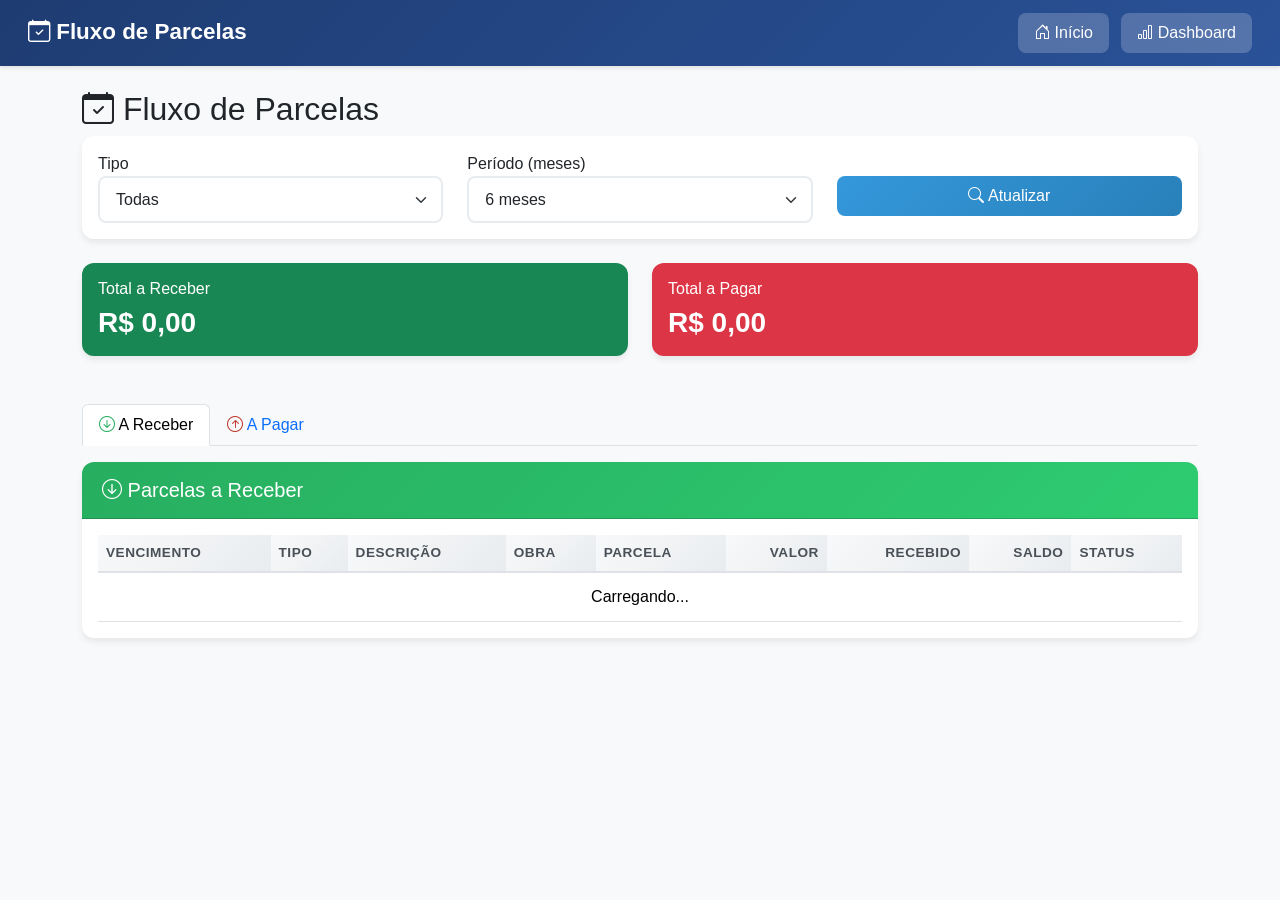
<file: Sistema_Remac_Engenharia/frontend/fluxo_parcelas.html>
<!DOCTYPE html>
<html lang="pt-BR">
<head>
    <meta charset="UTF-8">
    <meta name="viewport" content="width=device-width, initial-scale=1.0">
    <title>Fluxo de Parcelas</title>
    <link href="https://cdn.jsdelivr.net/npm/bootstrap@5.1.3/dist/css/bootstrap.min.css" rel="stylesheet">
    <link rel="stylesheet" href="https://cdn.jsdelivr.net/npm/bootstrap-icons@1.8.1/font/bootstrap-icons.css">
    <link href="css/style.css" rel="stylesheet">
</head>
<body>
    <nav class="navbar">
        <div class="container-fluid">
            <span class="navbar-brand mb-0 h1 text-white">
                <i class="bi bi-calendar-check"></i> Fluxo de Parcelas
            </span>
            <div>
                <button class="btn btn-light me-2" onclick="window.location.href='index.html'">
                    <i class="bi bi-house-door"></i> Início
                </button>
                <button class="btn btn-light" onclick="window.location.href='dashboard.html'">
                    <i class="bi bi-bar-chart"></i> Dashboard
                </button>
            </div>
        </div>
    </nav>

    <div class="container mt-4">
        <h2><i class="bi bi-calendar-check"></i> Fluxo de Parcelas</h2>

        <!-- Filtros -->
        <div class="card mb-4">
            <div class="card-body">
                <div class="row">
                    <div class="col-md-4">
                        <label>Tipo</label>
                        <select class="form-select" id="filtroTipo" onchange="carregarFluxo()">
                            <option value="todas">Todas</option>
                            <option value="receber">A Receber</option>
                            <option value="pagar">A Pagar</option>
                        </select>
                    </div>
                    <div class="col-md-4">
                        <label>Período (meses)</label>
                        <select class="form-select" id="filtroMeses" onchange="carregarFluxo()">
                            <option value="3">3 meses</option>
                            <option value="6" selected>6 meses</option>
                            <option value="12">12 meses</option>
                        </select>
                    </div>
                    <div class="col-md-4">
                        <label>&nbsp;</label>
                        <button class="btn btn-primary w-100" onclick="carregarFluxo()">
                            <i class="bi bi-search"></i> Atualizar
                        </button>
                    </div>
                </div>
            </div>
        </div>

        <!-- Cards Resumo -->
        <div class="row mb-4">
            <div class="col-md-6">
                <div class="card bg-success text-white">
                    <div class="card-body">
                        <h6>Total a Receber</h6>
                        <h3 id="totalReceber">R$ 0,00</h3>
                    </div>
                </div>
            </div>
            <div class="col-md-6">
                <div class="card bg-danger text-white">
                    <div class="card-body">
                        <h6>Total a Pagar</h6>
                        <h3 id="totalPagar">R$ 0,00</h3>
                    </div>
                </div>
            </div>
        </div>

        <!-- Tabs -->
        <ul class="nav nav-tabs" id="fluxoTabs" role="tablist">
            <li class="nav-item" role="presentation">
                <button class="nav-link active" id="receber-tab" data-bs-toggle="tab" data-bs-target="#receber" type="button">
                    <i class="bi bi-arrow-down-circle text-success"></i> A Receber
                </button>
            </li>
            <li class="nav-item" role="presentation">
                <button class="nav-link" id="pagar-tab" data-bs-toggle="tab" data-bs-target="#pagar" type="button">
                    <i class="bi bi-arrow-up-circle text-danger"></i> A Pagar
                </button>
            </li>
        </ul>

        <div class="tab-content mt-3">
            <!-- Tab A Receber -->
            <div class="tab-pane fade show active" id="receber" role="tabpanel">
                <div class="card">
                    <div class="card-header bg-success text-white">
                        <h5 class="mb-0"><i class="bi bi-arrow-down-circle"></i> Parcelas a Receber</h5>
                    </div>
                    <div class="card-body">
                        <div class="table-responsive">
                            <table class="table table-hover">
                                <thead>
                                    <tr>
                                        <th>Vencimento</th>
                                        <th>Tipo</th>
                                        <th>Descrição</th>
                                        <th>Obra</th>
                                        <th>Parcela</th>
                                        <th class="text-end">Valor</th>
                                        <th class="text-end">Recebido</th>
                                        <th class="text-end">Saldo</th>
                                        <th>Status</th>
                                    </tr>
                                </thead>
                                <tbody id="listaReceber">
                                    <tr><td colspan="9" class="text-center">Carregando...</td></tr>
                                </tbody>
                            </table>
                        </div>
                    </div>
                </div>
            </div>

            <!-- Tab A Pagar -->
            <div class="tab-pane fade" id="pagar" role="tabpanel">
                <div class="card">
                    <div class="card-header bg-danger text-white">
                        <h5 class="mb-0"><i class="bi bi-arrow-up-circle"></i> Parcelas a Pagar</h5>
                    </div>
                    <div class="card-body">
                        <div class="table-responsive">
                            <table class="table table-hover">
                                <thead>
                                    <tr>
                                        <th>Vencimento</th>
                                        <th>Tipo</th>
                                        <th>Descrição</th>
                                        <th>Obra</th>
                                        <th>Parcela</th>
                                        <th class="text-end">Valor</th>
                                        <th class="text-end">Pago</th>
                                        <th class="text-end">Saldo</th>
                                        <th>Status</th>
                                    </tr>
                                </thead>
                                <tbody id="listaPagar">
                                    <tr><td colspan="9" class="text-center">Carregando...</td></tr>
                                </tbody>
                            </table>
                        </div>
                    </div>
                </div>
            </div>
        </div>
    </div>

    <script src="https://cdn.jsdelivr.net/npm/bootstrap@5.1.3/dist/js/bootstrap.bundle.min.js"></script>
    <script src="js/api.js"></script>
    <script>
        document.addEventListener('DOMContentLoaded', carregarFluxo);

        async function carregarFluxo() {
            const tipo = document.getElementById('filtroTipo').value;
            const meses = document.getElementById('filtroMeses').value;
            
            try {
                const data = await api.get(`/parcelas/fluxo?meses=${meses}&tipo=${tipo}`);
                renderizarReceber(data.a_receber);
                renderizarPagar(data.a_pagar);
                
                // Atualizar totais
                const totalReceber = data.a_receber.reduce((sum, p) => sum + p.saldo, 0);
                const totalPagar = data.a_pagar.reduce((sum, p) => sum + p.saldo, 0);
                
                document.getElementById('totalReceber').innerHTML = `R$ ${formatarMoeda(totalReceber)}`;
                document.getElementById('totalPagar').innerHTML = `R$ ${formatarMoeda(totalPagar)}`;
            } catch (error) {
                console.error('Erro ao carregar fluxo:', error);
            }
        }

        function renderizarReceber(parcelas) {
            const tbody = document.getElementById('listaReceber');
            if (!parcelas || parcelas.length === 0) {
                tbody.innerHTML = '<tr><td colspan="9" class="text-center">📭 Nenhuma parcela a receber</td></tr>';
                return;
            }

            let html = '';
            parcelas.forEach(p => {
                const statusClass = p.status === 'ATRASADO' ? 'bg-danger' : 'bg-warning';
                const statusText = p.status === 'ATRASADO' ? `Atrasado (${p.dias_atraso}d)` : 'Pendente';
                const tipoIcon = p.tipo === 'receita' ? '💰' : '📝';
                
                html += `
                    <tr>
                        <td>${p.data_vencimento}</td>
                        <td>${tipoIcon} ${p.tipo === 'receita' ? 'Receita' : 'Contrato'}</td>
                        <td>${p.descricao}</td>
                        <td>${p.obra}</td>
                        <td class="text-center">${p.parcela}</td>
                        <td class="text-end">R$ ${formatarMoeda(p.valor)}</td>
                        <td class="text-end">R$ ${formatarMoeda(p.valor_recebido)}</td>
                        <td class="text-end">R$ ${formatarMoeda(p.saldo)}</td>
                        <td><span class="badge ${statusClass}">${statusText}</span></td>
                    </tr>
                `;
            });
            tbody.innerHTML = html;
        }

        function renderizarPagar(parcelas) {
            const tbody = document.getElementById('listaPagar');
            if (!parcelas || parcelas.length === 0) {
                tbody.innerHTML = '<tr><td colspan="9" class="text-center">📭 Nenhuma parcela a pagar</td></tr>';
                return;
            }

            let html = '';
            parcelas.forEach(p => {
                const statusClass = p.status === 'ATRASADO' ? 'bg-danger' : 'bg-warning';
                const statusText = p.status === 'ATRASADO' ? `Atrasado (${p.dias_atraso}d)` : 'Pendente';
                
                html += `
                    <tr>
                        <td>${p.data_vencimento}</td>
                        <td>💳 ${p.tipo}</td>
                        <td>${p.descricao}</td>
                        <td>${p.obra}</td>
                        <td class="text-center">${p.parcela}</td>
                        <td class="text-end">R$ ${formatarMoeda(p.valor)}</td>
                        <td class="text-end">R$ ${formatarMoeda(p.valor_pago)}</td>
                        <td class="text-end">R$ ${formatarMoeda(p.saldo)}</td>
                        <td><span class="badge ${statusClass}">${statusText}</span></td>
                    </tr>
                `;
            });
            tbody.innerHTML = html;
        }

        function formatarMoeda(valor) {
            return (valor === undefined || valor === null) ? '0,00' : valor.toFixed(2).replace('.', ',');
        }

        window.carregarFluxo = carregarFluxo;
    </script>
</body>
</html>
</file>
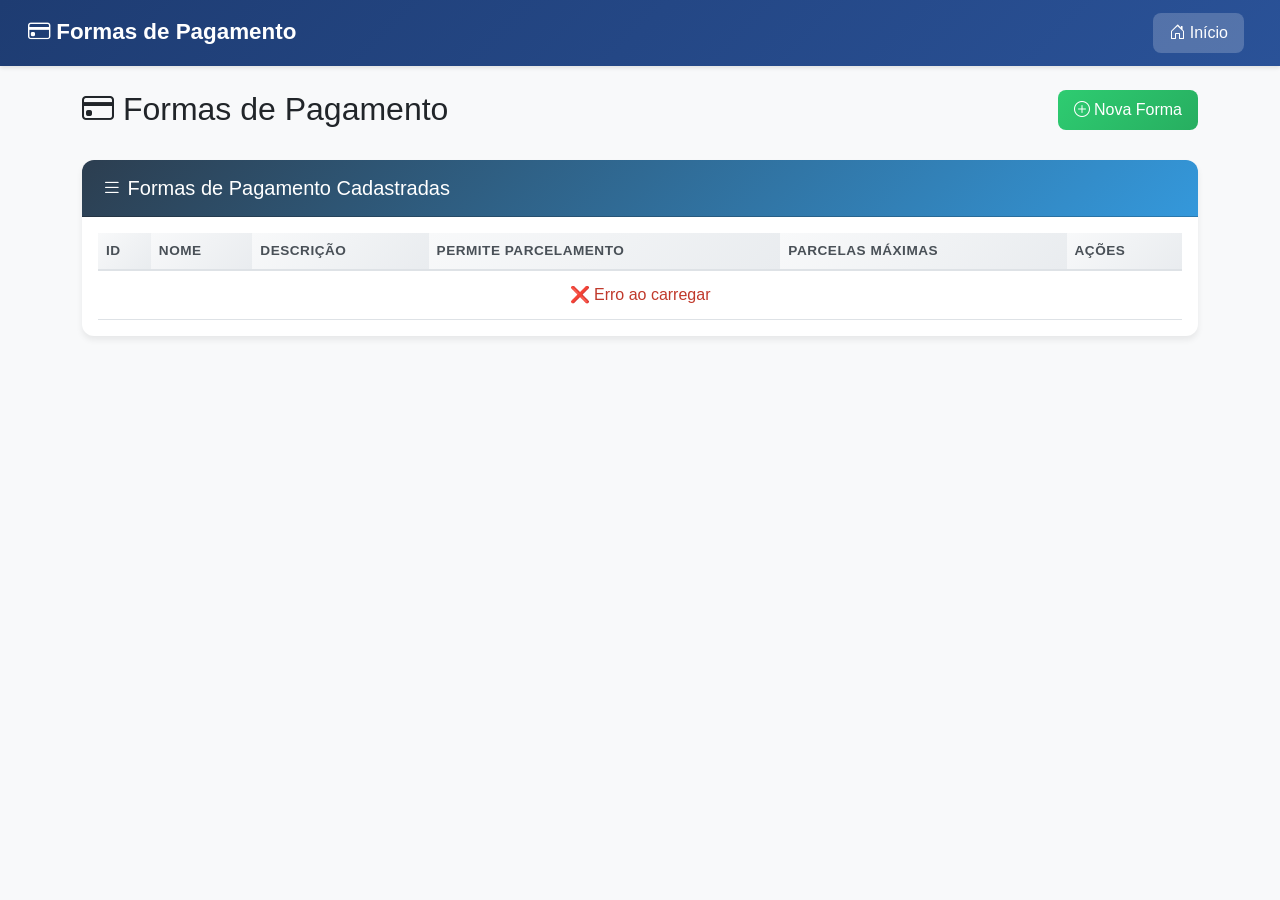
<file: Sistema_Remac_Engenharia/frontend/formas_pagamento.html>
<!DOCTYPE html>
<html lang="pt-BR">
<head>
    <meta charset="UTF-8">
    <meta name="viewport" content="width=device-width, initial-scale=1.0">
    <title>Formas de Pagamento</title>
    <link href="https://cdn.jsdelivr.net/npm/bootstrap@5.1.3/dist/css/bootstrap.min.css" rel="stylesheet">
    <link rel="stylesheet" href="https://cdn.jsdelivr.net/npm/bootstrap-icons@1.8.1/font/bootstrap-icons.css">
    <link href="css/style.css" rel="stylesheet">
</head>
<body>
    <nav class="navbar">
        <div class="container-fluid">
            <span class="navbar-brand mb-0 h1 text-white">
                <i class="bi bi-credit-card"></i> Formas de Pagamento
            </span>
            <div>
                <button class="btn btn-light me-2" onclick="window.location.href='index.html'">
                    <i class="bi bi-house-door"></i> Início
                </button>
            </div>
        </div>
    </nav>

    <div class="container mt-4">
        <div class="row mb-4">
            <div class="col">
                <h2><i class="bi bi-credit-card"></i> Formas de Pagamento</h2>
            </div>
            <div class="col text-end">
                <button class="btn btn-success" onclick="abrirModalNovaForma()">
                    <i class="bi bi-plus-circle"></i> Nova Forma
                </button>
            </div>
        </div>

        <div class="card">
            <div class="card-header bg-dark text-white">
                <h5 class="mb-0"><i class="bi bi-list"></i> Formas de Pagamento Cadastradas</h5>
            </div>
            <div class="card-body">
                <div class="table-responsive">
                    <table class="table table-hover">
                        <thead>
                            <tr>
                                <th>ID</th>
                                <th>Nome</th>
                                <th>Descrição</th>
                                <th>Permite Parcelamento</th>
                                <th>Parcelas Máximas</th>
                                <th>Ações</th>
                            </tr>
                        </thead>
                        <tbody id="listaFormas">
                            <tr><td colspan="6" class="text-center">Carregando...</td></tr>
                        </tbody>
                    </table>
                </div>
            </div>
        </div>
    </div>

    <!-- Modal Nova Forma -->
    <div class="modal fade" id="modalNovaForma" tabindex="-1">
        <div class="modal-dialog">
            <div class="modal-content">
                <div class="modal-header bg-success text-white">
                    <h5 class="modal-title"><i class="bi bi-plus-circle"></i> Nova Forma de Pagamento</h5>
                    <button type="button" class="btn-close" data-bs-dismiss="modal"></button>
                </div>
                <div class="modal-body">
                    <form id="formNovaForma">
                        <div class="mb-3">
                            <label class="form-label">Nome *</label>
                            <input type="text" class="form-control" id="fp_nome" required>
                        </div>
                        
                        <div class="mb-3">
                            <label class="form-label">Descrição</label>
                            <input type="text" class="form-control" id="fp_descricao">
                        </div>
                        
                        <div class="mb-3 form-check">
                            <input type="checkbox" class="form-check-input" id="fp_permite_parcelamento" checked>
                            <label class="form-check-label">Permite Parcelamento</label>
                        </div>
                        
                        <div class="mb-3">
                            <label class="form-label">Número Máximo de Parcelas</label>
                            <input type="number" class="form-control" id="fp_parcelas_maximas" value="12" min="1" max="12">
                        </div>
                    </form>
                </div>
                <div class="modal-footer">
                    <button type="button" class="btn btn-secondary" data-bs-dismiss="modal">Cancelar</button>
                    <button type="button" class="btn btn-success" onclick="salvarNovaForma()">
                        <i class="bi bi-check-lg"></i> Salvar
                    </button>
                </div>
            </div>
        </div>
    </div>

    <script src="https://cdn.jsdelivr.net/npm/bootstrap@5.1.3/dist/js/bootstrap.bundle.min.js"></script>
    <script src="js/api.js"></script>
    <script>
        let formasPagamento = [];
        let modalNovaForma;

        document.addEventListener('DOMContentLoaded', function() {
            modalNovaForma = new bootstrap.Modal(document.getElementById('modalNovaForma'));
            carregarFormas();
        });

        async function carregarFormas() {
            const tbody = document.getElementById('listaFormas');
            try {
                tbody.innerHTML = '<tr><td colspan="6" class="text-center">🔄 Carregando...</td></tr>';
                formasPagamento = await api.get('/formas-pagamento');
                renderizarTabela();
            } catch (error) {
                tbody.innerHTML = '<tr><td colspan="6" class="text-center text-danger">❌ Erro ao carregar</td></tr>';
            }
        }

        function renderizarTabela() {
            const tbody = document.getElementById('listaFormas');
            if (formasPagamento.length === 0) {
                tbody.innerHTML = '<tr><td colspan="6" class="text-center">📭 Nenhuma forma cadastrada</td></tr>';
                return;
            }

            let html = '';
            formasPagamento.forEach(f => {
                html += `
                    <tr>
                        <td>${f.id}</td>
                        <td><strong>${f.nome}</strong></td>
                        <td>${f.descricao || '-'}</td>
                        <td>${f.permite_parcelamento ? '<span class="badge bg-success">Sim</span>' : '<span class="badge bg-secondary">Não</span>'}</td>
                        <td class="text-center">${f.permite_parcelamento ? f.parcelas_maximas + 'x' : '-'}</td>
                        <td>
                            <button class="btn btn-sm btn-outline-danger" onclick="deletarForma(${f.id}, '${f.nome.replace(/'/g, "\\'")}')" title="Deletar">
                                <i class="bi bi-trash"></i>
                            </button>
                        </td>
                    </tr>
                `;
            });
            tbody.innerHTML = html;
        }

        function abrirModalNovaForma() {
            document.getElementById('fp_nome').value = '';
            document.getElementById('fp_descricao').value = '';
            document.getElementById('fp_permite_parcelamento').checked = true;
            document.getElementById('fp_parcelas_maximas').value = 12;
            modalNovaForma.show();
        }

        async function salvarNovaForma() {
            const nome = document.getElementById('fp_nome').value.trim();
            if (!nome) {
                alert('❌ Nome é obrigatório');
                return;
            }

            const data = {
                nome: nome,
                descricao: document.getElementById('fp_descricao').value.trim() || null,
                permite_parcelamento: document.getElementById('fp_permite_parcelamento').checked,
                parcelas_maximas: parseInt(document.getElementById('fp_parcelas_maximas').value) || 12
            };

            try {
                const result = await api.post('/formas-pagamento', data);
                if (result.success) {
                    alert('✅ Forma de pagamento criada com sucesso!');
                    modalNovaForma.hide();
                    await carregarFormas();
                }
            } catch (error) {
                alert('❌ Erro ao conectar com o servidor');
            }
        }

        async function deletarForma(formaId, nome) {
            if (!confirm(`🗑️ Deseja realmente deletar a forma de pagamento "${nome}"?`)) return;
            try {
                const result = await api.delete('/formas-pagamento/' + formaId);
                if (result.success) {
                    alert('✅ Forma deletada com sucesso!');
                    await carregarFormas();
                }
            } catch (error) {
                alert('❌ Erro ao conectar com o servidor');
            }
        }

        window.abrirModalNovaForma = abrirModalNovaForma;
        window.salvarNovaForma = salvarNovaForma;
        window.deletarForma = deletarForma;
    </script>
</body>
</html>
</file>
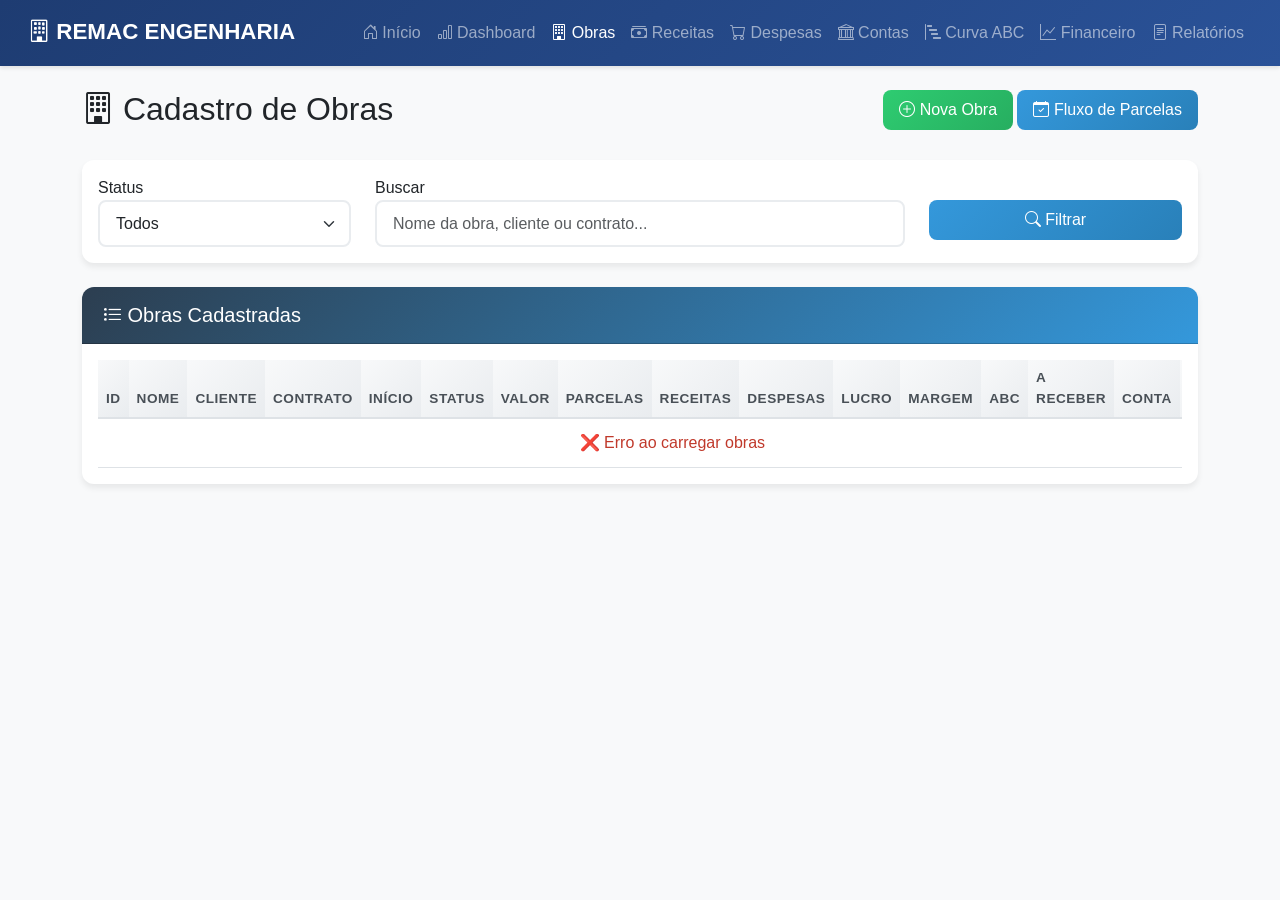
<file: Sistema_Remac_Engenharia/frontend/obras.html>
<!DOCTYPE html>
<html lang="pt-BR">
<head>
    <meta charset="UTF-8">
    <meta name="viewport" content="width=device-width, initial-scale=1.0">
    <title>Gestão de Obras</title>
    <link href="https://cdn.jsdelivr.net/npm/bootstrap@5.1.3/dist/css/bootstrap.min.css" rel="stylesheet">
    <link rel="stylesheet" href="https://cdn.jsdelivr.net/npm/bootstrap-icons@1.8.1/font/bootstrap-icons.css">
    <link href="css/style.css" rel="stylesheet">
</head>
<body>
    <nav class="navbar navbar-expand-lg navbar-dark">
        <div class="container-fluid">
            <span class="navbar-brand mb-0 h1">
                <i class="bi bi-building"></i> REMAC ENGENHARIA
            </span>
            <button class="navbar-toggler" type="button" data-bs-toggle="collapse" data-bs-target="#navbarNav">
                <span class="navbar-toggler-icon"></span>
            </button>
            <div class="collapse navbar-collapse" id="navbarNav">
                <ul class="navbar-nav ms-auto">
                    <li class="nav-item">
                        <a class="nav-link" href="index.html"><i class="bi bi-house-door"></i> Início</a>
                    </li>
                    <li class="nav-item">
                        <a class="nav-link" href="dashboard.html"><i class="bi bi-bar-chart"></i> Dashboard</a>
                    </li>
                    <li class="nav-item">
                        <a class="nav-link active" href="obras.html"><i class="bi bi-building"></i> Obras</a>
                    </li>
                    <li class="nav-item">
                        <a class="nav-link" href="receitas.html"><i class="bi bi-cash-stack"></i> Receitas</a>
                    </li>
                    <li class="nav-item">
                        <a class="nav-link" href="despesas.html"><i class="bi bi-cart"></i> Despesas</a>
                    </li>
                    <li class="nav-item">
                        <a class="nav-link" href="contas.html"><i class="bi bi-bank"></i> Contas</a>
                    </li>
                    <li class="nav-item">
                        <a class="nav-link" href="abc.html"><i class="bi bi-bar-chart-steps"></i> Curva ABC</a>
                    </li>
                    <li class="nav-item">
                        <a class="nav-link" href="financeiro.html"><i class="bi bi-graph-up"></i> Financeiro</a>
                    </li>
                    <li class="nav-item">
                        <a class="nav-link" href="relatorios.html"><i class="bi bi-file-text"></i> Relatórios</a>
                    </li>
                </ul>
            </div>
        </div>
    </nav>

    <div class="container mt-4">
        <!-- Cabeçalho -->
        <div class="row mb-4">
            <div class="col">
                <h2><i class="bi bi-building"></i> Cadastro de Obras</h2>
            </div>
            <div class="col text-end">
                <button class="btn btn-success" onclick="abrirModalNovaObra()">
                    <i class="bi bi-plus-circle"></i> Nova Obra
                </button>
                <button class="btn btn-info" onclick="verFluxoParcelas()">
                    <i class="bi bi-calendar-check"></i> Fluxo de Parcelas
                </button>
            </div>
        </div>

        <!-- Filtros -->
        <div class="card mb-4">
            <div class="card-body">
                <div class="row">
                    <div class="col-md-3">
                        <label>Status</label>
                        <select class="form-select" id="filtroStatus" onchange="aplicarFiltros()">
                            <option value="todos">Todos</option>
                            <option value="EM ANDAMENTO">Em Andamento</option>
                            <option value="CONCLUIDA">Concluída</option>
                            <option value="PARALISADA">Paralisada</option>
                        </select>
                    </div>
                    <div class="col-md-6">
                        <label>Buscar</label>
                        <input type="text" class="form-control" id="filtroBusca" placeholder="Nome da obra, cliente ou contrato..." onkeyup="aplicarFiltros()">
                    </div>
                    <div class="col-md-3">
                        <label>&nbsp;</label>
                        <button class="btn btn-primary w-100" onclick="aplicarFiltros()">
                            <i class="bi bi-search"></i> Filtrar
                        </button>
                    </div>
                </div>
            </div>
        </div>

        <!-- Lista de Obras -->
        <div class="card">
            <div class="card-header bg-dark text-white">
                <h5 class="mb-0"><i class="bi bi-list-task"></i> Obras Cadastradas</h5>
            </div>
            <div class="card-body">
                <div class="table-responsive">
                    <table class="table table-hover">
                        <thead>
                            <tr>
                                <th>ID</th>
                                <th>Nome</th>
                                <th>Cliente</th>
                                <th>Contrato</th>
                                <th>Início</th>
                                <th>Status</th>
                                <th class="text-end">Valor</th>
                                <th>Parcelas</th>
                                <th class="text-end">Receitas</th>
                                <th class="text-end">Despesas</th>
                                <th class="text-end">Lucro</th>
                                <th class="text-end">Margem</th>
                                <th>ABC</th>
                                <th>A Receber</th>
                                <th>Conta</th>
                                <th>Ações</th>
                            </tr>
                        </thead>
                        <tbody id="listaObras">
                            <tr><td colspan="16" class="text-center">Carregando...</td></tr>
                        </tbody>
                    </table>
                </div>
            </div>
        </div>
    </div>

    <!-- Modal Nova Obra -->
    <div class="modal fade" id="modalNovaObra" tabindex="-1">
        <div class="modal-dialog modal-lg">
            <div class="modal-content">
                <div class="modal-header bg-success text-white">
                    <h5 class="modal-title"><i class="bi bi-plus-circle"></i> Nova Obra</h5>
                    <button type="button" class="btn-close" data-bs-dismiss="modal"></button>
                </div>
                <div class="modal-body">
                    <form id="formNovaObra">
                        <!-- Dados Básicos -->
                        <h6 class="bg-light p-2 mb-3"><i class="bi bi-info-circle"></i> Dados Básicos</h6>
                        
                        <div class="row">
                            <div class="col-md-6 mb-3">
                                <label for="nome" class="form-label">Nome da Obra *</label>
                                <input type="text" class="form-control" id="nome" required>
                            </div>
                            <div class="col-md-6 mb-3">
                                <label for="cliente" class="form-label">Cliente *</label>
                                <input type="text" class="form-control" id="cliente" required>
                            </div>
                        </div>
                        
                        <div class="row">
                            <div class="col-md-6 mb-3">
                                <label for="contrato" class="form-label">Nº Contrato</label>
                                <input type="text" class="form-control" id="contrato">
                            </div>
                            <div class="col-md-6 mb-3">
                                <label for="data_inicio" class="form-label">Data de Início</label>
                                <input type="date" class="form-control" id="data_inicio">
                            </div>
                        </div>
                        
                        <div class="row">
                            <div class="col-md-6 mb-3">
                                <label for="status" class="form-label">Status</label>
                                <select class="form-select" id="status">
                                    <option value="EM ANDAMENTO">Em Andamento</option>
                                    <option value="CONCLUIDA">Concluída</option>
                                    <option value="PARALISADA">Paralisada</option>
                                </select>
                            </div>
                        </div>
                        
                        <!-- Dados do Contrato / Parcelamento -->
                        <h6 class="bg-light p-2 mb-3 mt-4"><i class="bi bi-credit-card"></i> Dados do Contrato / Parcelamento</h6>
                        
                        <div class="row">
                            <div class="col-md-4 mb-3">
                                <label for="valor_total_contrato" class="form-label">Valor Total do Contrato (R$)</label>
                                <input type="number" class="form-control" id="valor_total_contrato" step="0.01" value="0" onchange="calcularValorParcelaObra()">
                            </div>
                            <div class="col-md-4 mb-3">
                                <label for="quantidade_parcelas" class="form-label">Quantidade de Parcelas</label>
                                <select class="form-select" id="quantidade_parcelas" onchange="calcularValorParcelaObra()">
                                    <option value="1">À vista</option>
                                    <option value="2">2x</option>
                                    <option value="3">3x</option>
                                    <option value="4">4x</option>
                                    <option value="5">5x</option>
                                    <option value="6">6x</option>
                                    <option value="7">7x</option>
                                    <option value="8">8x</option>
                                    <option value="9">9x</option>
                                    <option value="10">10x</option>
                                    <option value="11">11x</option>
                                    <option value="12">12x</option>
                                </select>
                            </div>
                            <div class="col-md-4 mb-3" id="div_valor_parcela_obra" style="display: none;">
                                <label class="form-label">Valor por Parcela</label>
                                <input type="text" class="form-control" id="valor_parcela_obra" readonly>
                            </div>
                        </div>
                        
                        <div class="row">
                            <div class="col-md-6 mb-3">
                                <label for="forma_pagamento_id" class="form-label">Forma de Pagamento</label>
                                <select class="form-select" id="forma_pagamento_id">
                                    <option value="">Selecione...</option>
                                </select>
                            </div>
                            <div class="col-md-6 mb-3">
                                <label for="conta_id" class="form-label">Conta de Recebimento</label>
                                <select class="form-select" id="conta_id">
                                    <option value="">Selecione uma conta...</option>
                                </select>
                                <small class="text-muted">Conta onde o dinheiro das parcelas será depositado</small>
                            </div>
                        </div>
                        
                        <div class="row">
                            <div class="col-md-6 mb-3">
                                <label for="data_primeira_parcela" class="form-label">Data da Primeira Parcela</label>
                                <input type="date" class="form-control" id="data_primeira_parcela">
                                <small class="text-muted">Se parcelado, as próximas vencerão mensalmente</small>
                            </div>
                        </div>
                        
                        <div class="mb-3" id="div_aviso_parcelamento_obra" style="display: none;">
                            <div class="alert alert-info">
                                <i class="bi bi-info-circle"></i> <span id="aviso_parcelamento_obra"></span>
                            </div>
                        </div>
                        
                        <div class="mb-3">
                            <label for="observacao_parcelas" class="form-label">Observação sobre o Parcelamento</label>
                            <textarea class="form-control" id="observacao_parcelas" rows="2"></textarea>
                        </div>
                        
                        <!-- Descrição -->
                        <h6 class="bg-light p-2 mb-3 mt-4"><i class="bi bi-card-text"></i> Descrição</h6>
                        
                        <div class="mb-3">
                            <label for="descricao" class="form-label">Descrição da Obra</label>
                            <textarea class="form-control" id="descricao" rows="3"></textarea>
                        </div>
                    </form>
                </div>
                <div class="modal-footer">
                    <button type="button" class="btn btn-secondary" data-bs-dismiss="modal">Cancelar</button>
                    <button type="button" class="btn btn-success" onclick="salvarNovaObra()">
                        <i class="bi bi-check-lg"></i> Salvar
                    </button>
                </div>
            </div>
        </div>
    </div>

    <!-- Modal Editar Obra -->
    <div class="modal fade" id="modalEditarObra" tabindex="-1">
        <div class="modal-dialog modal-lg">
            <div class="modal-content">
                <div class="modal-header bg-primary text-white">
                    <h5 class="modal-title"><i class="bi bi-pencil"></i> Editar Obra</h5>
                    <button type="button" class="btn-close" data-bs-dismiss="modal"></button>
                </div>
                <div class="modal-body">
                    <form id="formEditarObra">
                        <input type="hidden" id="edit_id">
                        
                        <!-- Dados Básicos -->
                        <h6 class="bg-light p-2 mb-3"><i class="bi bi-info-circle"></i> Dados Básicos</h6>
                        
                        <div class="row">
                            <div class="col-md-6 mb-3">
                                <label for="edit_nome" class="form-label">Nome da Obra *</label>
                                <input type="text" class="form-control" id="edit_nome" required>
                            </div>
                            <div class="col-md-6 mb-3">
                                <label for="edit_cliente" class="form-label">Cliente *</label>
                                <input type="text" class="form-control" id="edit_cliente" required>
                            </div>
                        </div>
                        
                        <div class="row">
                            <div class="col-md-6 mb-3">
                                <label for="edit_contrato" class="form-label">Nº Contrato</label>
                                <input type="text" class="form-control" id="edit_contrato">
                            </div>
                            <div class="col-md-6 mb-3">
                                <label for="edit_data_inicio" class="form-label">Data de Início</label>
                                <input type="date" class="form-control" id="edit_data_inicio">
                            </div>
                        </div>
                        
                        <div class="row">
                            <div class="col-md-6 mb-3">
                                <label for="edit_data_fim" class="form-label">Data de Término</label>
                                <input type="date" class="form-control" id="edit_data_fim">
                            </div>
                            <div class="col-md-6 mb-3">
                                <label for="edit_status" class="form-label">Status</label>
                                <select class="form-select" id="edit_status">
                                    <option value="EM ANDAMENTO">Em Andamento</option>
                                    <option value="CONCLUIDA">Concluída</option>
                                    <option value="PARALISADA">Paralisada</option>
                                </select>
                            </div>
                        </div>
                        
                        <!-- Dados do Contrato -->
                        <h6 class="bg-light p-2 mb-3 mt-4"><i class="bi bi-credit-card"></i> Dados do Contrato</h6>
                        
                        <div class="row">
                            <div class="col-md-6 mb-3">
                                <label for="edit_valor_total_contrato" class="form-label">Valor Total do Contrato (R$)</label>
                                <input type="number" class="form-control" id="edit_valor_total_contrato" step="0.01" value="0">
                            </div>
                            <div class="col-md-6 mb-3">
                                <label class="form-label">Quantidade de Parcelas</label>
                                <input type="text" class="form-control" id="edit_quantidade_parcelas" readonly>
                                <small class="text-muted">Parcelas não podem ser alteradas após criação</small>
                            </div>
                        </div>
                        
                        <!-- Descrição -->
                        <h6 class="bg-light p-2 mb-3 mt-4"><i class="bi bi-card-text"></i> Descrição</h6>
                        
                        <div class="mb-3">
                            <label for="edit_descricao" class="form-label">Descrição</label>
                            <textarea class="form-control" id="edit_descricao" rows="3"></textarea>
                        </div>
                    </form>
                </div>
                <div class="modal-footer">
                    <button type="button" class="btn btn-secondary" data-bs-dismiss="modal">Cancelar</button>
                    <button type="button" class="btn btn-primary" onclick="atualizarObra()">
                        <i class="bi bi-check-lg"></i> Atualizar
                    </button>
                </div>
            </div>
        </div>
    </div>

    <!-- Modal Visualizar Obra -->
    <div class="modal fade" id="modalVisualizarObra" tabindex="-1" style="--bs-modal-width: 90%;">
        <div class="modal-dialog modal-xl">
            <div class="modal-content">
                <div class="modal-header bg-info text-white">
                    <h5 class="modal-title"><i class="bi bi-eye"></i> Detalhes da Obra</h5>
                    <button type="button" class="btn-close" data-bs-dismiss="modal"></button>
                </div>
                <div class="modal-body" id="detalhesObra">Carregando...</div>
            </div>
        </div>
    </div>

    <!-- Modal Parcelas da Obra -->
    <div class="modal fade" id="modalParcelasObra" tabindex="-1">
        <div class="modal-dialog modal-lg">
            <div class="modal-content">
                <div class="modal-header bg-warning text-dark">
                    <h5 class="modal-title"><i class="bi bi-credit-card"></i> Parcelas do Contrato</h5>
                    <button type="button" class="btn-close" data-bs-dismiss="modal"></button>
                </div>
                <div class="modal-body" id="listaParcelasObra">
                    Carregando...
                </div>
            </div>
        </div>
    </div>

    <!-- Modal Receber Parcela -->
    <div class="modal fade" id="modalReceberParcela" tabindex="-1">
        <div class="modal-dialog">
            <div class="modal-content">
                <div class="modal-header bg-success text-white">
                    <h5 class="modal-title"><i class="bi bi-cash"></i> Registrar Recebimento</h5>
                    <button type="button" class="btn-close" data-bs-dismiss="modal"></button>
                </div>
                <div class="modal-body">
                    <form id="formReceberParcela">
                        <input type="hidden" id="rec_parcela_id">
                        
                        <div class="mb-3">
                            <label class="form-label">Valor da Parcela</label>
                            <input type="text" class="form-control" id="rec_valor_parcela" readonly>
                        </div>
                        
                        <div class="mb-3">
                            <label for="rec_valor_recebido" class="form-label">Valor Recebido *</label>
                            <input type="number" class="form-control" id="rec_valor_recebido" step="0.01" required>
                        </div>
                        
                        <div class="mb-3">
                            <label for="rec_data_recebimento" class="form-label">Data do Recebimento *</label>
                            <input type="date" class="form-control" id="rec_data_recebimento" required>
                        </div>
                        
                        <div class="mb-3">
                            <label for="rec_conta_id" class="form-label">Conta de Recebimento *</label>
                            <select class="form-select" id="rec_conta_id" required>
                                <option value="">Selecione...</option>
                            </select>
                        </div>
                        
                        <div class="mb-3">
                            <label for="rec_forma_pagamento_id" class="form-label">Forma de Pagamento</label>
                            <select class="form-select" id="rec_forma_pagamento_id">
                                <option value="">Selecione...</option>
                            </select>
                        </div>
                        
                        <div class="mb-3">
                            <label for="rec_observacao" class="form-label">Observação</label>
                            <textarea class="form-control" id="rec_observacao" rows="2"></textarea>
                        </div>
                    </form>
                </div>
                <div class="modal-footer">
                    <button type="button" class="btn btn-secondary" data-bs-dismiss="modal">Cancelar</button>
                    <button type="button" class="btn btn-success" onclick="confirmarRecebimentoParcelaObra()">
                        <i class="bi bi-check-lg"></i> Confirmar Recebimento
                    </button>
                </div>
            </div>
        </div>
    </div>

    <!-- Modal Fluxo de Parcelas -->
    <div class="modal fade" id="modalFluxoParcelas" tabindex="-1">
        <div class="modal-dialog modal-xl">
            <div class="modal-content">
                <div class="modal-header bg-dark text-white">
                    <h5 class="modal-title"><i class="bi bi-calendar-check"></i> Fluxo de Parcelas</h5>
                    <button type="button" class="btn-close" data-bs-dismiss="modal"></button>
                </div>
                <div class="modal-body" id="conteudoFluxoParcelas">
                    Carregando...
                </div>
            </div>
        </div>
    </div>

    <script src="https://cdn.jsdelivr.net/npm/bootstrap@5.1.3/dist/js/bootstrap.bundle.min.js"></script>
    <script src="js/api.js"></script>
    <script src="js/parcelas.js"></script>
    <script src="js/obras.js"></script>
</body>
</html>
</file>
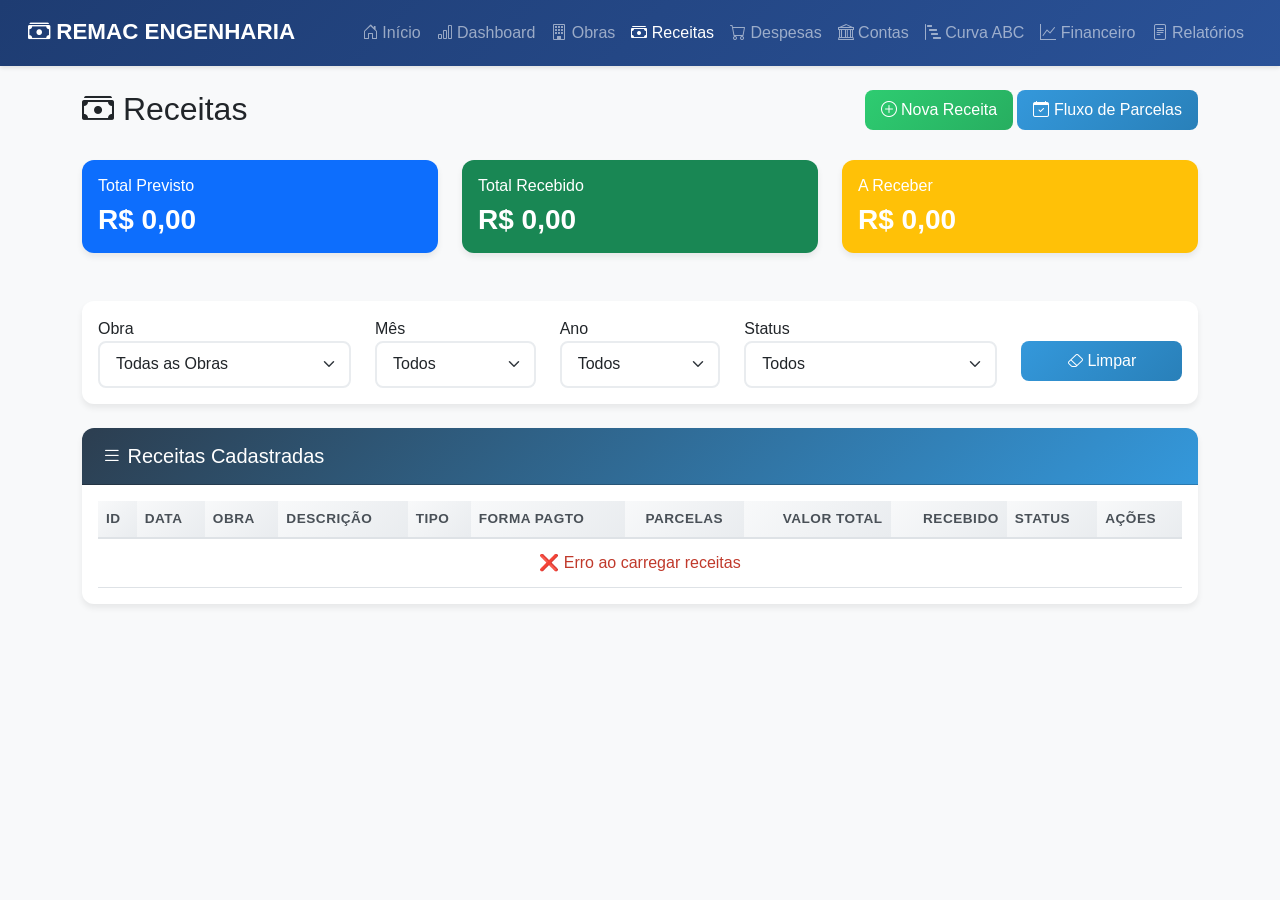
<file: Sistema_Remac_Engenharia/frontend/receitas.html>
<!DOCTYPE html>
<html lang="pt-BR">
<head>
    <meta charset="UTF-8">
    <meta name="viewport" content="width=device-width, initial-scale=1.0">
    <title>Gestão de Receitas</title>
    <link href="https://cdn.jsdelivr.net/npm/bootstrap@5.1.3/dist/css/bootstrap.min.css" rel="stylesheet">
    <link rel="stylesheet" href="https://cdn.jsdelivr.net/npm/bootstrap-icons@1.8.1/font/bootstrap-icons.css">
    <link href="css/style.css" rel="stylesheet">
</head>
<body>
    <nav class="navbar navbar-expand-lg navbar-dark">
        <div class="container-fluid">
            <span class="navbar-brand mb-0 h1">
                <i class="bi bi-cash-stack"></i> REMAC ENGENHARIA
            </span>
            <button class="navbar-toggler" type="button" data-bs-toggle="collapse" data-bs-target="#navbarNav">
                <span class="navbar-toggler-icon"></span>
            </button>
            <div class="collapse navbar-collapse" id="navbarNav">
                <ul class="navbar-nav ms-auto">
                    <li class="nav-item">
                        <a class="nav-link" href="index.html"><i class="bi bi-house-door"></i> Início</a>
                    </li>
                    <li class="nav-item">
                        <a class="nav-link" href="dashboard.html"><i class="bi bi-bar-chart"></i> Dashboard</a>
                    </li>
                    <li class="nav-item">
                        <a class="nav-link" href="obras.html"><i class="bi bi-building"></i> Obras</a>
                    </li>
                    <li class="nav-item">
                        <a class="nav-link active" href="receitas.html"><i class="bi bi-cash-stack"></i> Receitas</a>
                    </li>
                    <li class="nav-item">
                        <a class="nav-link" href="despesas.html"><i class="bi bi-cart"></i> Despesas</a>
                    </li>
                    <li class="nav-item">
                        <a class="nav-link" href="contas.html"><i class="bi bi-bank"></i> Contas</a>
                    </li>
                    <li class="nav-item">
                        <a class="nav-link" href="abc.html"><i class="bi bi-bar-chart-steps"></i> Curva ABC</a>
                    </li>
                    <li class="nav-item">
                        <a class="nav-link" href="financeiro.html"><i class="bi bi-graph-up"></i> Financeiro</a>
                    </li>
                    <li class="nav-item">
                        <a class="nav-link" href="relatorios.html"><i class="bi bi-file-text"></i> Relatórios</a>
                    </li>
                </ul>
            </div>
        </div>
    </nav>

    <div class="container mt-4">
        <!-- Cabeçalho -->
        <div class="row mb-4">
            <div class="col">
                <h2><i class="bi bi-cash-stack"></i> Receitas</h2>
            </div>
            <div class="col text-end">
                <button class="btn btn-success" onclick="abrirModalNovaReceita()">
                    <i class="bi bi-plus-circle"></i> Nova Receita
                </button>
                <button class="btn btn-info" onclick="verFluxoParcelas()">
                    <i class="bi bi-calendar-check"></i> Fluxo de Parcelas
                </button>
            </div>
        </div>

        <!-- Cards de Resumo -->
        <div class="row mb-4">
            <div class="col-md-4">
                <div class="card bg-primary text-white">
                    <div class="card-body">
                        <h6>Total Previsto</h6>
                        <h3 id="totalPrevisto">R$ 0,00</h3>
                    </div>
                </div>
            </div>
            <div class="col-md-4">
                <div class="card bg-success text-white">
                    <div class="card-body">
                        <h6>Total Recebido</h6>
                        <h3 id="totalRecebido">R$ 0,00</h3>
                    </div>
                </div>
            </div>
            <div class="col-md-4">
                <div class="card bg-warning text-white">
                    <div class="card-body">
                        <h6>A Receber</h6>
                        <h3 id="totalAReceber">R$ 0,00</h3>
                    </div>
                </div>
            </div>
        </div>

        <!-- Filtros -->
        <div class="card mb-4">
            <div class="card-body">
                <div class="row">
                    <div class="col-md-3">
                        <label>Obra</label>
                        <select class="form-select" id="filtroObra" onchange="aplicarFiltros()">
                            <option value="">Todas as Obras</option>
                        </select>
                    </div>
                    <div class="col-md-2">
                        <label>Mês</label>
                        <select class="form-select" id="filtroMes" onchange="aplicarFiltros()">
                            <option value="">Todos</option>
                            <option value="1">Janeiro</option>
                            <option value="2">Fevereiro</option>
                            <option value="3">Março</option>
                            <option value="4">Abril</option>
                            <option value="5">Maio</option>
                            <option value="6">Junho</option>
                            <option value="7">Julho</option>
                            <option value="8">Agosto</option>
                            <option value="9">Setembro</option>
                            <option value="10">Outubro</option>
                            <option value="11">Novembro</option>
                            <option value="12">Dezembro</option>
                        </select>
                    </div>
                    <div class="col-md-2">
                        <label>Ano</label>
                        <select class="form-select" id="filtroAno" onchange="aplicarFiltros()">
                            <option value="">Todos</option>
                            <option value="2023">2023</option>
                            <option value="2024">2024</option>
                            <option value="2025">2025</option>
                            <option value="2026">2026</option>
                        </select>
                    </div>
                    <div class="col-md-3">
                        <label>Status</label>
                        <select class="form-select" id="filtroStatus" onchange="aplicarFiltros()">
                            <option value="">Todos</option>
                            <option value="PENDENTE">Pendente</option>
                            <option value="PARCIAL">Parcial</option>
                            <option value="RECEBIDO">Recebido</option>
                            <option value="ATRASADO">Atrasado</option>
                        </select>
                    </div>
                    <div class="col-md-2">
                        <label>&nbsp;</label>
                        <button class="btn btn-primary w-100" onclick="limparFiltros()">
                            <i class="bi bi-eraser"></i> Limpar
                        </button>
                    </div>
                </div>
            </div>
        </div>

        <!-- Lista de Receitas -->
        <div class="card">
            <div class="card-header bg-dark text-white">
                <h5 class="mb-0"><i class="bi bi-list"></i> Receitas Cadastradas</h5>
            </div>
            <div class="card-body">
                <div class="table-responsive">
                    <table class="table table-hover">
                        <thead>
                            <tr>
                                <th>ID</th>
                                <th>Data</th>
                                <th>Obra</th>
                                <th>Descrição</th>
                                <th>Tipo</th>
                                <th>Forma Pagto</th>
                                <th class="text-center">Parcelas</th>
                                <th class="text-end">Valor Total</th>
                                <th class="text-end">Recebido</th>
                                <th>Status</th>
                                <th>Ações</th>
                            </tr>
                        </thead>
                        <tbody id="listaReceitas">
                            <tr><td colspan="12" class="text-center">Carregando...</td></tr>
                        </tbody>
                    </table>
                </div>
            </div>
        </div>
    </div>

    <!-- Modal Nova Receita -->
    <div class="modal fade" id="modalNovaReceita" tabindex="-1">
        <div class="modal-dialog modal-lg">
            <div class="modal-content">
                <div class="modal-header bg-success text-white">
                    <h5 class="modal-title"><i class="bi bi-plus-circle"></i> Nova Receita</h5>
                    <button type="button" class="btn-close" data-bs-dismiss="modal"></button>
                </div>
                <div class="modal-body">
                    <form id="formNovaReceita">
                        <div class="row">
                            <div class="col-md-6 mb-3">
                                <label for="obra_id" class="form-label">Obra *</label>
                                <select class="form-select" id="obra_id" required>
                                    <option value="">Selecione...</option>
                                </select>
                            </div>
                            <div class="col-md-6 mb-3">
                                <label for="data" class="form-label">Data *</label>
                                <input type="date" class="form-control" id="data" required>
                            </div>
                        </div>
                        
                        <div class="mb-3">
                            <label for="descricao" class="form-label">Descrição *</label>
                            <input type="text" class="form-control" id="descricao" required>
                        </div>
                        
                        <div class="row">
                            <div class="col-md-4 mb-3">
                                <label for="tipo" class="form-label">Tipo</label>
                                <select class="form-select" id="tipo">
                                    <option value="ENTRADA">Entrada</option>
                                    <option value="ADITIVO">Aditivo</option>
                                    <option value="FINANCIAMENTO">Financiamento</option>
                                    <option value="OUTROS">Outros</option>
                                </select>
                            </div>
                            <div class="col-md-4 mb-3">
                                <label for="centro_custo" class="form-label">Centro de Custo</label>
                                <input type="text" class="form-control" id="centro_custo" placeholder="Ex: 23.26, ESCRITÓRIO">
                            </div>
                        </div>
                        
                        <!-- Dados de Parcelamento -->
                        <h6 class="bg-light p-2 mb-3 mt-3"><i class="bi bi-credit-card"></i> Dados de Parcelamento</h6>
                        
                        <div class="row">
                            <div class="col-md-4 mb-3">
                                <label for="valor_total" class="form-label">Valor Total (R$) *</label>
                                <input type="number" class="form-control" id="valor_total" step="0.01" required onchange="calcularValorParcelaReceita()">
                            </div>
                            <div class="col-md-4 mb-3">
                                <label for="quantidade_parcelas" class="form-label">Quantidade de Parcelas</label>
                                <select class="form-select" id="quantidade_parcelas" onchange="calcularValorParcelaReceita()">
                                    <option value="1">À vista</option>
                                    <option value="2">2x</option>
                                    <option value="3">3x</option>
                                    <option value="4">4x</option>
                                    <option value="5">5x</option>
                                    <option value="6">6x</option>
                                    <option value="7">7x</option>
                                    <option value="8">8x</option>
                                    <option value="9">9x</option>
                                    <option value="10">10x</option>
                                    <option value="11">11x</option>
                                    <option value="12">12x</option>
                                </select>
                            </div>
                            <div class="col-md-4 mb-3" id="div_valor_parcela" style="display: none;">
                                <label class="form-label">Valor por Parcela</label>
                                <input type="text" class="form-control" id="valor_parcela" readonly>
                            </div>
                        </div>
                        
                        <div class="row">
                            <div class="col-md-6 mb-3">
                                <label for="forma_pagamento_id" class="form-label">Forma de Pagamento</label>
                                <select class="form-select" id="forma_pagamento_id">
                                    <option value="">Selecione...</option>
                                </select>
                            </div>
                            <div class="col-md-6 mb-3">
                                <label for="conta_id" class="form-label">Conta de Recebimento Padrão</label>
                                <select class="form-select" id="conta_id">
                                    <option value="">Selecione uma conta...</option>
                                </select>
                            </div>
                        </div>
                        
                        <div class="row">
                            <div class="col-md-6 mb-3">
                                <label for="data_primeira_parcela" class="form-label">Data da Primeira Parcela</label>
                                <input type="date" class="form-control" id="data_primeira_parcela">
                                <small class="text-muted">Se parcelado, as próximas vencerão mensalmente</small>
                            </div>
                        </div>
                        
                        <div class="mb-3" id="div_aviso_parcelamento_receita" style="display: none;">
                            <div class="alert alert-info">
                                <i class="bi bi-info-circle"></i> <span id="aviso_parcelamento_receita"></span>
                            </div>
                        </div>
                        
                        <div class="mb-3">
                            <label for="observacao" class="form-label">Observação</label>
                            <textarea class="form-control" id="observacao" rows="2"></textarea>
                        </div>
                    </form>
                </div>
                <div class="modal-footer">
                    <button type="button" class="btn btn-secondary" data-bs-dismiss="modal">Cancelar</button>
                    <button type="button" class="btn btn-success" onclick="salvarNovaReceita()">
                        <i class="bi bi-check-lg"></i> Salvar
                    </button>
                </div>
            </div>
        </div>
    </div>

    <!-- Modal Visualizar Parcelas -->
    <div class="modal fade" id="modalVisualizarParcelas" tabindex="-1">
        <div class="modal-dialog modal-lg">
            <div class="modal-content">
                <div class="modal-header bg-info text-white">
                    <h5 class="modal-title"><i class="bi bi-credit-card"></i> Parcelas da Receita</h5>
                    <button type="button" class="btn-close" data-bs-dismiss="modal"></button>
                </div>
                <div class="modal-body" id="listaParcelas">
                    Carregando...
                </div>
            </div>
        </div>
    </div>

    <!-- Modal Receber Parcela -->
    <div class="modal fade" id="modalReceberParcela" tabindex="-1">
        <div class="modal-dialog">
            <div class="modal-content">
                <div class="modal-header bg-success text-white">
                    <h5 class="modal-title"><i class="bi bi-cash"></i> Receber Parcela</h5>
                    <button type="button" class="btn-close" data-bs-dismiss="modal"></button>
                </div>
                <div class="modal-body">
                    <form id="formReceberParcela">
                        <input type="hidden" id="rec_parcela_id">
                        
                        <div class="mb-3">
                            <label class="form-label">Valor da Parcela</label>
                            <input type="text" class="form-control" id="rec_valor_parcela" readonly>
                        </div>
                        
                        <div class="mb-3">
                            <label for="rec_valor_recebido" class="form-label">Valor Recebido *</label>
                            <input type="number" class="form-control" id="rec_valor_recebido" step="0.01" required>
                        </div>
                        
                        <div class="mb-3">
                            <label for="rec_data_recebimento" class="form-label">Data do Recebimento *</label>
                            <input type="date" class="form-control" id="rec_data_recebimento" required>
                        </div>
                        
                        <div class="mb-3">
                            <label for="rec_conta_id" class="form-label">Conta de Recebimento *</label>
                            <select class="form-select" id="rec_conta_id" required>
                                <option value="">Selecione...</option>
                            </select>
                        </div>
                        
                        <div class="mb-3">
                            <label for="rec_forma_pagamento_id" class="form-label">Forma de Pagamento</label>
                            <select class="form-select" id="rec_forma_pagamento_id">
                                <option value="">Selecione...</option>
                            </select>
                        </div>
                        
                        <div class="mb-3">
                            <label for="rec_observacao" class="form-label">Observação</label>
                            <textarea class="form-control" id="rec_observacao" rows="2"></textarea>
                        </div>
                    </form>
                </div>
                <div class="modal-footer">
                    <button type="button" class="btn btn-secondary" data-bs-dismiss="modal">Cancelar</button>
                    <button type="button" class="btn btn-success" onclick="confirmarRecebimentoParcela()">
                        <i class="bi bi-check-lg"></i> Confirmar Recebimento
                    </button>
                </div>
            </div>
        </div>
    </div>

    <!-- Modal Fluxo de Parcelas -->
    <div class="modal fade" id="modalFluxoParcelas" tabindex="-1">
        <div class="modal-dialog modal-xl">
            <div class="modal-content">
                <div class="modal-header bg-dark text-white">
                    <h5 class="modal-title"><i class="bi bi-calendar-check"></i> Fluxo de Parcelas</h5>
                    <button type="button" class="btn-close" data-bs-dismiss="modal"></button>
                </div>
                <div class="modal-body" id="conteudoFluxoParcelas">
                    Carregando...
                </div>
            </div>
        </div>
    </div>

    <script src="https://cdn.jsdelivr.net/npm/bootstrap@5.1.3/dist/js/bootstrap.bundle.min.js"></script>
    <script src="js/api.js"></script>
    <script src="js/parcelas.js"></script>
    <script src="js/receitas.js"></script>
</body>
</html>
</file>
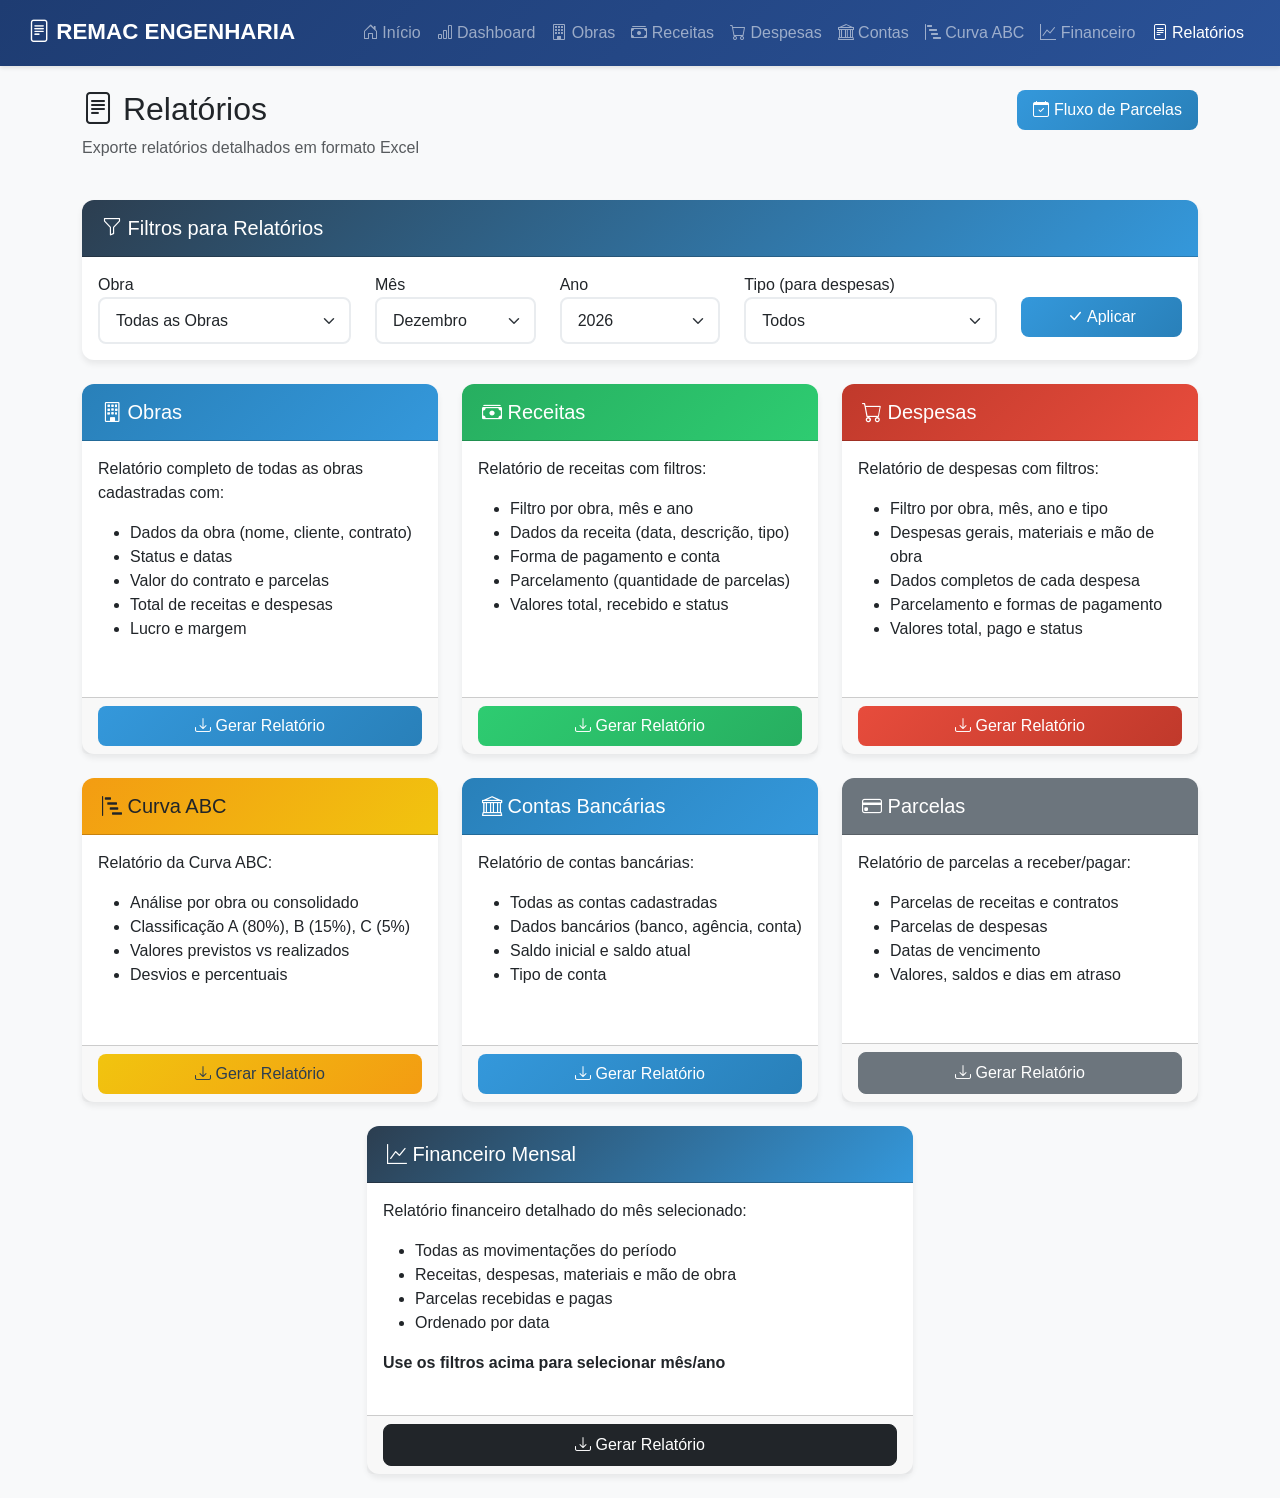
<file: Sistema_Remac_Engenharia/frontend/relatorios.html>
<!DOCTYPE html>
<html lang="pt-BR">
<head>
    <meta charset="UTF-8">
    <meta name="viewport" content="width=device-width, initial-scale=1.0">
    <title>Relatórios</title>
    <link href="https://cdn.jsdelivr.net/npm/bootstrap@5.1.3/dist/css/bootstrap.min.css" rel="stylesheet">
    <link rel="stylesheet" href="https://cdn.jsdelivr.net/npm/bootstrap-icons@1.8.1/font/bootstrap-icons.css">
    <link href="css/style.css" rel="stylesheet">
</head>
<body>
    <nav class="navbar navbar-expand-lg navbar-dark">
        <div class="container-fluid">
            <span class="navbar-brand mb-0 h1">
                <i class="bi bi-file-text"></i> REMAC ENGENHARIA
            </span>
            <button class="navbar-toggler" type="button" data-bs-toggle="collapse" data-bs-target="#navbarNav">
                <span class="navbar-toggler-icon"></span>
            </button>
            <div class="collapse navbar-collapse" id="navbarNav">
                <ul class="navbar-nav ms-auto">
                    <li class="nav-item">
                        <a class="nav-link" href="index.html"><i class="bi bi-house-door"></i> Início</a>
                    </li>
                    <li class="nav-item">
                        <a class="nav-link" href="dashboard.html"><i class="bi bi-bar-chart"></i> Dashboard</a>
                    </li>
                    <li class="nav-item">
                        <a class="nav-link" href="obras.html"><i class="bi bi-building"></i> Obras</a>
                    </li>
                    <li class="nav-item">
                        <a class="nav-link" href="receitas.html"><i class="bi bi-cash-stack"></i> Receitas</a>
                    </li>
                    <li class="nav-item">
                        <a class="nav-link" href="despesas.html"><i class="bi bi-cart"></i> Despesas</a>
                    </li>
                    <li class="nav-item">
                        <a class="nav-link" href="contas.html"><i class="bi bi-bank"></i> Contas</a>
                    </li>
                    <li class="nav-item">
                        <a class="nav-link" href="abc.html"><i class="bi bi-bar-chart-steps"></i> Curva ABC</a>
                    </li>
                    <li class="nav-item">
                        <a class="nav-link" href="financeiro.html"><i class="bi bi-graph-up"></i> Financeiro</a>
                    </li>
                    <li class="nav-item">
                        <a class="nav-link active" href="relatorios.html"><i class="bi bi-file-text"></i> Relatórios</a>
                    </li>
                </ul>
            </div>
        </div>
    </nav>

    <div class="container mt-4">
        <!-- Cabeçalho -->
        <div class="row mb-4">
            <div class="col">
                <h2><i class="bi bi-file-text"></i> Relatórios</h2>
                <p class="text-muted">Exporte relatórios detalhados em formato Excel</p>
            </div>
            <div class="col text-end">
                <button class="btn btn-info" onclick="verFluxoParcelas()">
                    <i class="bi bi-calendar-check"></i> Fluxo de Parcelas
                </button>
            </div>
        </div>

        <!-- Filtros Comuns -->
        <div class="card mb-4">
            <div class="card-header bg-dark text-white">
                <h5 class="mb-0"><i class="bi bi-funnel"></i> Filtros para Relatórios</h5>
            </div>
            <div class="card-body">
                <div class="row">
                    <div class="col-md-3">
                        <label>Obra</label>
                        <select class="form-select" id="relatorioObra">
                            <option value="">Todas as Obras</option>
                        </select>
                    </div>
                    <div class="col-md-2">
                        <label>Mês</label>
                        <select class="form-select" id="relatorioMes">
                            <option value="">Todos</option>
                            <option value="1">Janeiro</option>
                            <option value="2">Fevereiro</option>
                            <option value="3">Março</option>
                            <option value="4">Abril</option>
                            <option value="5">Maio</option>
                            <option value="6">Junho</option>
                            <option value="7">Julho</option>
                            <option value="8">Agosto</option>
                            <option value="9">Setembro</option>
                            <option value="10">Outubro</option>
                            <option value="11">Novembro</option>
                            <option value="12">Dezembro</option>
                        </select>
                    </div>
                    <div class="col-md-2">
                        <label>Ano</label>
                        <select class="form-select" id="relatorioAno">
                            <option value="">Todos</option>
                            <option value="2023">2023</option>
                            <option value="2024">2024</option>
                            <option value="2025">2025</option>
                            <option value="2026">2026</option>
                        </select>
                    </div>
                    <div class="col-md-3">
                        <label>Tipo (para despesas)</label>
                        <select class="form-select" id="relatorioTipo">
                            <option value="">Todos</option>
                            <option value="MATERIAL">Material</option>
                            <option value="MÃO DE OBRA">Mão de Obra</option>
                            <option value="OUTROS">Outros</option>
                        </select>
                    </div>
                    <div class="col-md-2">
                        <label>&nbsp;</label>
                        <button class="btn btn-primary w-100" onclick="aplicarFiltrosRelatorio()">
                            <i class="bi bi-check-lg"></i> Aplicar
                        </button>
                    </div>
                </div>
            </div>
        </div>

        <!-- Cards de Relatórios -->
        <div class="row">
            <div class="col-md-4 mb-4">
                <div class="card h-100">
                    <div class="card-header bg-primary text-white">
                        <h5 class="mb-0"><i class="bi bi-building"></i> Obras</h5>
                    </div>
                    <div class="card-body">
                        <p>Relatório completo de todas as obras cadastradas com:</p>
                        <ul>
                            <li>Dados da obra (nome, cliente, contrato)</li>
                            <li>Status e datas</li>
                            <li>Valor do contrato e parcelas</li>
                            <li>Total de receitas e despesas</li>
                            <li>Lucro e margem</li>
                        </ul>
                    </div>
                    <div class="card-footer">
                        <button class="btn btn-primary w-100" onclick="gerarRelatorioObras()">
                            <i class="bi bi-download"></i> Gerar Relatório
                        </button>
                    </div>
                </div>
            </div>

            <div class="col-md-4 mb-4">
                <div class="card h-100">
                    <div class="card-header bg-success text-white">
                        <h5 class="mb-0"><i class="bi bi-cash-stack"></i> Receitas</h5>
                    </div>
                    <div class="card-body">
                        <p>Relatório de receitas com filtros:</p>
                        <ul>
                            <li>Filtro por obra, mês e ano</li>
                            <li>Dados da receita (data, descrição, tipo)</li>
                            <li>Forma de pagamento e conta</li>
                            <li>Parcelamento (quantidade de parcelas)</li>
                            <li>Valores total, recebido e status</li>
                        </ul>
                    </div>
                    <div class="card-footer">
                        <button class="btn btn-success w-100" onclick="gerarRelatorioReceitas()">
                            <i class="bi bi-download"></i> Gerar Relatório
                        </button>
                    </div>
                </div>
            </div>

            <div class="col-md-4 mb-4">
                <div class="card h-100">
                    <div class="card-header bg-danger text-white">
                        <h5 class="mb-0"><i class="bi bi-cart"></i> Despesas</h5>
                    </div>
                    <div class="card-body">
                        <p>Relatório de despesas com filtros:</p>
                        <ul>
                            <li>Filtro por obra, mês, ano e tipo</li>
                            <li>Despesas gerais, materiais e mão de obra</li>
                            <li>Dados completos de cada despesa</li>
                            <li>Parcelamento e formas de pagamento</li>
                            <li>Valores total, pago e status</li>
                        </ul>
                    </div>
                    <div class="card-footer">
                        <button class="btn btn-danger w-100" onclick="gerarRelatorioDespesas()">
                            <i class="bi bi-download"></i> Gerar Relatório
                        </button>
                    </div>
                </div>
            </div>
        </div>

        <div class="row">
            <div class="col-md-4 mb-4">
                <div class="card h-100">
                    <div class="card-header bg-warning text-dark">
                        <h5 class="mb-0"><i class="bi bi-bar-chart-steps"></i> Curva ABC</h5>
                    </div>
                    <div class="card-body">
                        <p>Relatório da Curva ABC:</p>
                        <ul>
                            <li>Análise por obra ou consolidado</li>
                            <li>Classificação A (80%), B (15%), C (5%)</li>
                            <li>Valores previstos vs realizados</li>
                            <li>Desvios e percentuais</li>
                        </ul>
                    </div>
                    <div class="card-footer">
                        <button class="btn btn-warning w-100" onclick="gerarRelatorioABC()">
                            <i class="bi bi-download"></i> Gerar Relatório
                        </button>
                    </div>
                </div>
            </div>

            <div class="col-md-4 mb-4">
                <div class="card h-100">
                    <div class="card-header bg-info text-white">
                        <h5 class="mb-0"><i class="bi bi-bank"></i> Contas Bancárias</h5>
                    </div>
                    <div class="card-body">
                        <p>Relatório de contas bancárias:</p>
                        <ul>
                            <li>Todas as contas cadastradas</li>
                            <li>Dados bancários (banco, agência, conta)</li>
                            <li>Saldo inicial e saldo atual</li>
                            <li>Tipo de conta</li>
                        </ul>
                    </div>
                    <div class="card-footer">
                        <button class="btn btn-info w-100" onclick="gerarRelatorioContas()">
                            <i class="bi bi-download"></i> Gerar Relatório
                        </button>
                    </div>
                </div>
            </div>

            <div class="col-md-4 mb-4">
                <div class="card h-100">
                    <div class="card-header bg-secondary text-white">
                        <h5 class="mb-0"><i class="bi bi-credit-card"></i> Parcelas</h5>
                    </div>
                    <div class="card-body">
                        <p>Relatório de parcelas a receber/pagar:</p>
                        <ul>
                            <li>Parcelas de receitas e contratos</li>
                            <li>Parcelas de despesas</li>
                            <li>Datas de vencimento</li>
                            <li>Valores, saldos e dias em atraso</li>
                        </ul>
                    </div>
                    <div class="card-footer">
                        <button class="btn btn-secondary w-100" onclick="gerarRelatorioParcelas()">
                            <i class="bi bi-download"></i> Gerar Relatório
                        </button>
                    </div>
                </div>
            </div>
        </div>

        <div class="row">
            <div class="col-md-6 mb-4 mx-auto">
                <div class="card h-100">
                    <div class="card-header bg-dark text-white">
                        <h5 class="mb-0"><i class="bi bi-graph-up"></i> Financeiro Mensal</h5>
                    </div>
                    <div class="card-body">
                        <p>Relatório financeiro detalhado do mês selecionado:</p>
                        <ul>
                            <li>Todas as movimentações do período</li>
                            <li>Receitas, despesas, materiais e mão de obra</li>
                            <li>Parcelas recebidas e pagas</li>
                            <li>Ordenado por data</li>
                        </ul>
                        <p class="mb-0"><strong>Use os filtros acima para selecionar mês/ano</strong></p>
                    </div>
                    <div class="card-footer">
                        <button class="btn btn-dark w-100" onclick="gerarRelatorioFinanceiro()">
                            <i class="bi bi-download"></i> Gerar Relatório
                        </button>
                    </div>
                </div>
            </div>
        </div>
    </div>

    <!-- Modal Fluxo de Parcelas -->
    <div class="modal fade" id="modalFluxoParcelas" tabindex="-1">
        <div class="modal-dialog modal-xl">
            <div class="modal-content">
                <div class="modal-header bg-dark text-white">
                    <h5 class="modal-title"><i class="bi bi-calendar-check"></i> Fluxo de Parcelas</h5>
                    <button type="button" class="btn-close" data-bs-dismiss="modal"></button>
                </div>
                <div class="modal-body" id="conteudoFluxoParcelas">
                    Carregando...
                </div>
            </div>
        </div>
    </div>

    <script src="https://cdn.jsdelivr.net/npm/bootstrap@5.1.3/dist/js/bootstrap.bundle.min.js"></script>
    <script src="js/api.js"></script>
    <script src="js/parcelas.js"></script>
    <script src="js/relatorios.js"></script>
</body>
</html>
</file>
<file: Sistema_Remac_Engenharia/frontend/css/style.css>
/* ============================================
   ESTILOS GLOBAIS
   ============================================ */

body {
    background-color: #f8f9fa;
    font-family: 'Segoe UI', Tahoma, Geneva, Verdana, sans-serif;
}

.navbar {
    background: linear-gradient(135deg, #1e3c72 0%, #2a5298 100%);
    box-shadow: 0 2px 4px rgba(0,0,0,.1);
    padding: 0.8rem 1rem;
}

.navbar-brand {
    font-weight: 600;
    font-size: 1.4rem;
}

.navbar .btn-light {
    background-color: rgba(255,255,255,0.2);
    border: none;
    color: white;
    transition: all 0.3s;
}

.navbar .btn-light:hover {
    background-color: rgba(255,255,255,0.3);
    transform: translateY(-2px);
}

/* Cards */
.card {
    border: none;
    border-radius: 12px;
    box-shadow: 0 4px 6px rgba(0,0,0,0.07);
    transition: transform 0.2s, box-shadow 0.2s;
    margin-bottom: 1.5rem;
}

.card:hover {
    box-shadow: 0 6px 12px rgba(0,0,0,0.1);
}

.card-header {
    border-radius: 12px 12px 0 0 !important;
    font-weight: 600;
    padding: 1rem 1.25rem;
}

.card-header.bg-dark {
    background: linear-gradient(135deg, #2c3e50 0%, #3498db 100%) !important;
}

.card-header.bg-primary {
    background: linear-gradient(135deg, #2980b9 0%, #3498db 100%) !important;
}

.card-header.bg-success {
    background: linear-gradient(135deg, #27ae60 0%, #2ecc71 100%) !important;
}

.card-header.bg-warning {
    background: linear-gradient(135deg, #f39c12 0%, #f1c40f 100%) !important;
}

.card-header.bg-danger {
    background: linear-gradient(135deg, #c0392b 0%, #e74c3c 100%) !important;
}

.card-header.bg-info {
    background: linear-gradient(135deg, #2980b9 0%, #3498db 100%) !important;
}

/* Cards de resumo */
.card.bg-primary, .card.bg-success, .card.bg-warning, .card.bg-danger, .card.bg-info {
    color: white;
    border: none;
}

.card.bg-primary h3, .card.bg-success h3, .card.bg-warning h3, .card.bg-danger h3, .card.bg-info h3 {
    font-weight: 700;
    margin-bottom: 0;
}

.card.bg-primary small, .card.bg-success small, .card.bg-warning small, .card.bg-danger small, .card.bg-info small {
    opacity: 0.9;
}

/* Tabelas */
.table {
    margin-bottom: 0;
}

.table thead th {
    background: linear-gradient(135deg, #f8f9fa 0%, #e9ecef 100%);
    border-bottom: 2px solid #dee2e6;
    color: #495057;
    font-weight: 600;
    text-transform: uppercase;
    font-size: 0.85rem;
    letter-spacing: 0.5px;
}

.table tbody tr:hover {
    background-color: rgba(0,123,255,0.05);
}

.table td {
    vertical-align: middle;
    padding: 0.75rem;
}

/* Badges */
.badge {
    font-weight: 500;
    padding: 0.5em 0.8em;
    border-radius: 30px;
}

.badge.bg-primary {
    background: linear-gradient(135deg, #3498db 0%, #2980b9 100%) !important;
}

.badge.bg-success {
    background: linear-gradient(135deg, #2ecc71 0%, #27ae60 100%) !important;
}

.badge.bg-warning {
    background: linear-gradient(135deg, #f1c40f 0%, #f39c12 100%) !important;
    color: #2c3e50;
}

.badge.bg-danger {
    background: linear-gradient(135deg, #e74c3c 0%, #c0392b 100%) !important;
}

.badge.bg-info {
    background: linear-gradient(135deg, #3498db 0%, #2980b9 100%) !important;
}

.badge.bg-secondary {
    background: linear-gradient(135deg, #95a5a6 0%, #7f8c8d 100%) !important;
}

/* Botões */
.btn {
    border-radius: 8px;
    font-weight: 500;
    padding: 0.5rem 1rem;
    transition: all 0.3s;
}

.btn:hover {
    transform: translateY(-2px);
    box-shadow: 0 4px 8px rgba(0,0,0,0.1);
}

.btn-primary {
    background: linear-gradient(135deg, #3498db 0%, #2980b9 100%);
    border: none;
}

.btn-success {
    background: linear-gradient(135deg, #2ecc71 0%, #27ae60 100%);
    border: none;
}

.btn-warning {
    background: linear-gradient(135deg, #f1c40f 0%, #f39c12 100%);
    border: none;
    color: #2c3e50;
}

.btn-danger {
    background: linear-gradient(135deg, #e74c3c 0%, #c0392b 100%);
    border: none;
}

.btn-info {
    background: linear-gradient(135deg, #3498db 0%, #2980b9 100%);
    border: none;
    color: white;
}

.btn-outline-primary {
    border: 2px solid #3498db;
    color: #3498db;
}

.btn-outline-primary:hover {
    background: linear-gradient(135deg, #3498db 0%, #2980b9 100%);
    color: white;
}

.btn-outline-success {
    border: 2px solid #2ecc71;
    color: #2ecc71;
}

.btn-outline-success:hover {
    background: linear-gradient(135deg, #2ecc71 0%, #27ae60 100%);
    color: white;
}

.btn-outline-warning {
    border: 2px solid #f1c40f;
    color: #f39c12;
}

.btn-outline-warning:hover {
    background: linear-gradient(135deg, #f1c40f 0%, #f39c12 100%);
    color: #2c3e50;
}

.btn-outline-danger {
    border: 2px solid #e74c3c;
    color: #e74c3c;
}

.btn-outline-danger:hover {
    background: linear-gradient(135deg, #e74c3c 0%, #c0392b 100%);
    color: white;
}

.btn-outline-info {
    border: 2px solid #3498db;
    color: #3498db;
}

.btn-outline-info:hover {
    background: linear-gradient(135deg, #3498db 0%, #2980b9 100%);
    color: white;
}

/* Formulários */
.form-control, .form-select {
    border-radius: 8px;
    border: 2px solid #e9ecef;
    padding: 0.6rem 1rem;
    transition: all 0.3s;
}

.form-control:focus, .form-select:focus {
    border-color: #3498db;
    box-shadow: 0 0 0 0.2rem rgba(52,152,219,0.25);
}

.form-label {
    font-weight: 500;
    color: #495057;
    margin-bottom: 0.3rem;
}

/* Modais */
.modal-content {
    border: none;
    border-radius: 16px;
    box-shadow: 0 10px 30px rgba(0,0,0,0.2);
}

.modal-header {
    border-radius: 16px 16px 0 0;
    padding: 1.2rem 1.5rem;
}

.modal-header .modal-title {
    font-weight: 600;
}

.modal-body {
    padding: 1.5rem;
}

.modal-footer {
    border-top: 1px solid #e9ecef;
    padding: 1.2rem 1.5rem;
}

/* Alertas */
.alert {
    border: none;
    border-radius: 12px;
    padding: 1rem 1.5rem;
    box-shadow: 0 4px 12px rgba(0,0,0,0.1);
}

.alert-success {
    background: linear-gradient(135deg, #d4edda 0%, #c3e6cb 100%);
    color: #155724;
}

.alert-danger {
    background: linear-gradient(135deg, #f8d7da 0%, #f5c6cb 100%);
    color: #721c24;
}

.alert-warning {
    background: linear-gradient(135deg, #fff3cd 0%, #ffeeba 100%);
    color: #856404;
}

.alert-info {
    background: linear-gradient(135deg, #d1ecf1 0%, #bee5eb 100%);
    color: #0c5460;
}

/* Animações */
@keyframes fadeIn {
    from { opacity: 0; transform: translateY(20px); }
    to { opacity: 1; transform: translateY(0); }
}

.fade-in {
    animation: fadeIn 0.5s ease-out;
}

/* Scroll personalizado */
::-webkit-scrollbar {
    width: 8px;
    height: 8px;
}

::-webkit-scrollbar-track {
    background: #f1f1f1;
    border-radius: 10px;
}

::-webkit-scrollbar-thumb {
    background: #c1c1c1;
    border-radius: 10px;
}

::-webkit-scrollbar-thumb:hover {
    background: #a8a8a8;
}

/* Cores de status */
.text-success { color: #27ae60 !important; }
.text-danger { color: #c0392b !important; }
.text-warning { color: #f39c12 !important; }
.text-info { color: #2980b9 !important; }

/* Cores de saldo */
.saldo-positivo { color: #27ae60 !important; font-weight: 600; }
.saldo-negativo { color: #c0392b !important; font-weight: 600; }

/* Responsividade */
@media (max-width: 768px) {
    .navbar-brand {
        font-size: 1.2rem;
    }
    
    .table {
        font-size: 0.9rem;
    }
    
    .btn {
        padding: 0.4rem 0.8rem;
        font-size: 0.9rem;
    }
    
    .card-header h5 {
        font-size: 1rem;
    }
}
</file>
